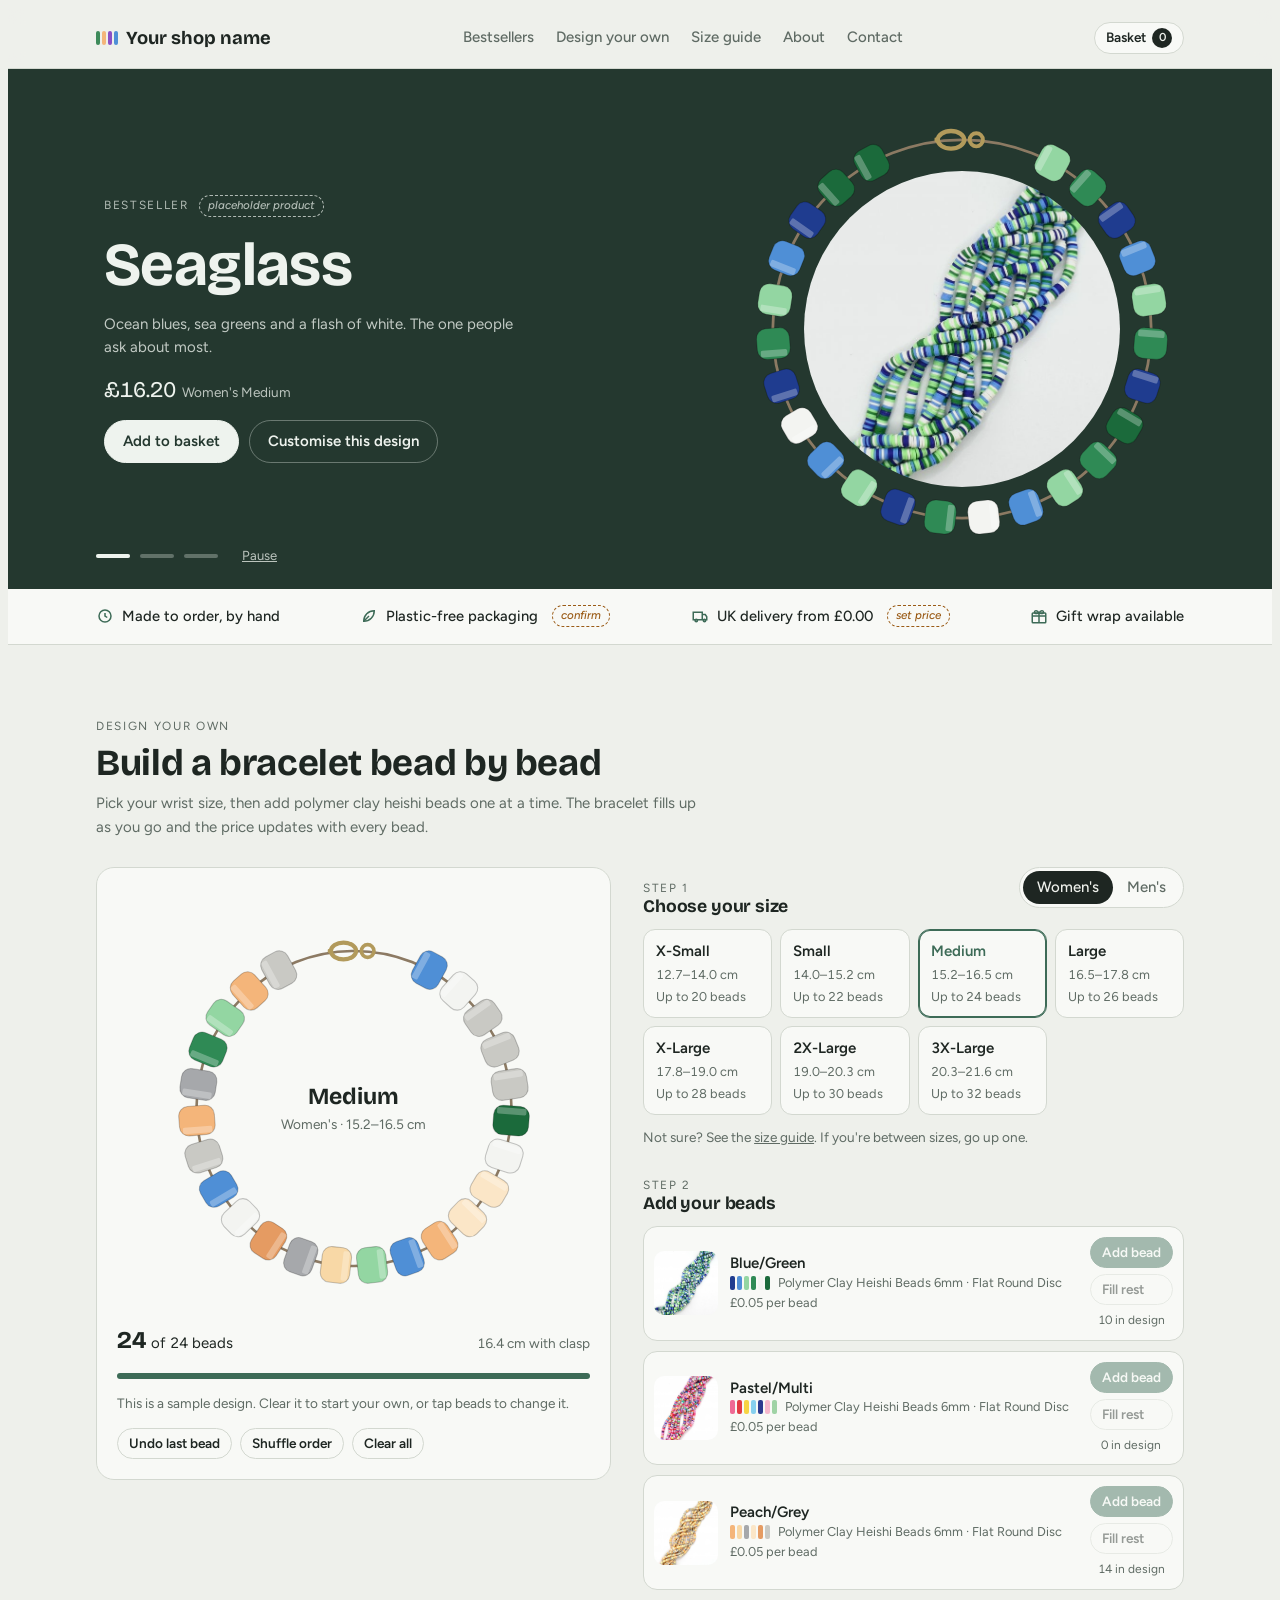
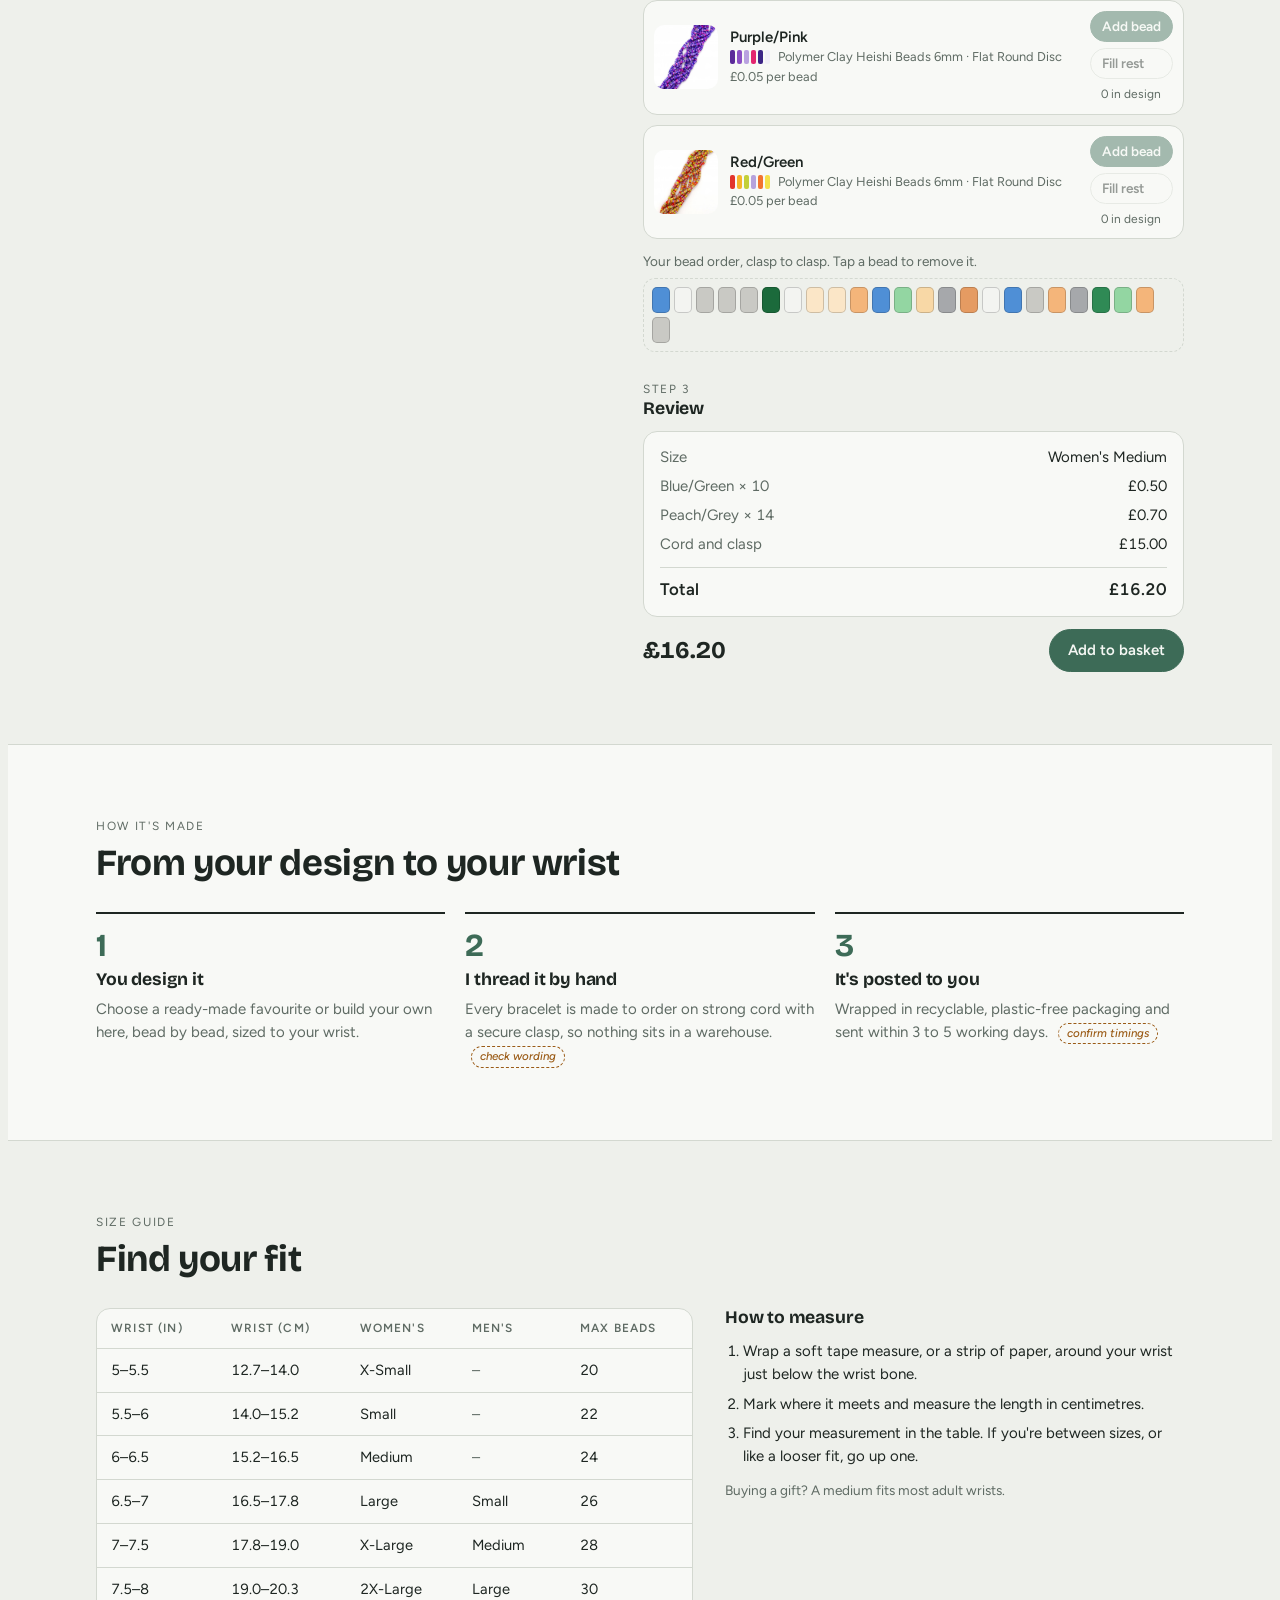
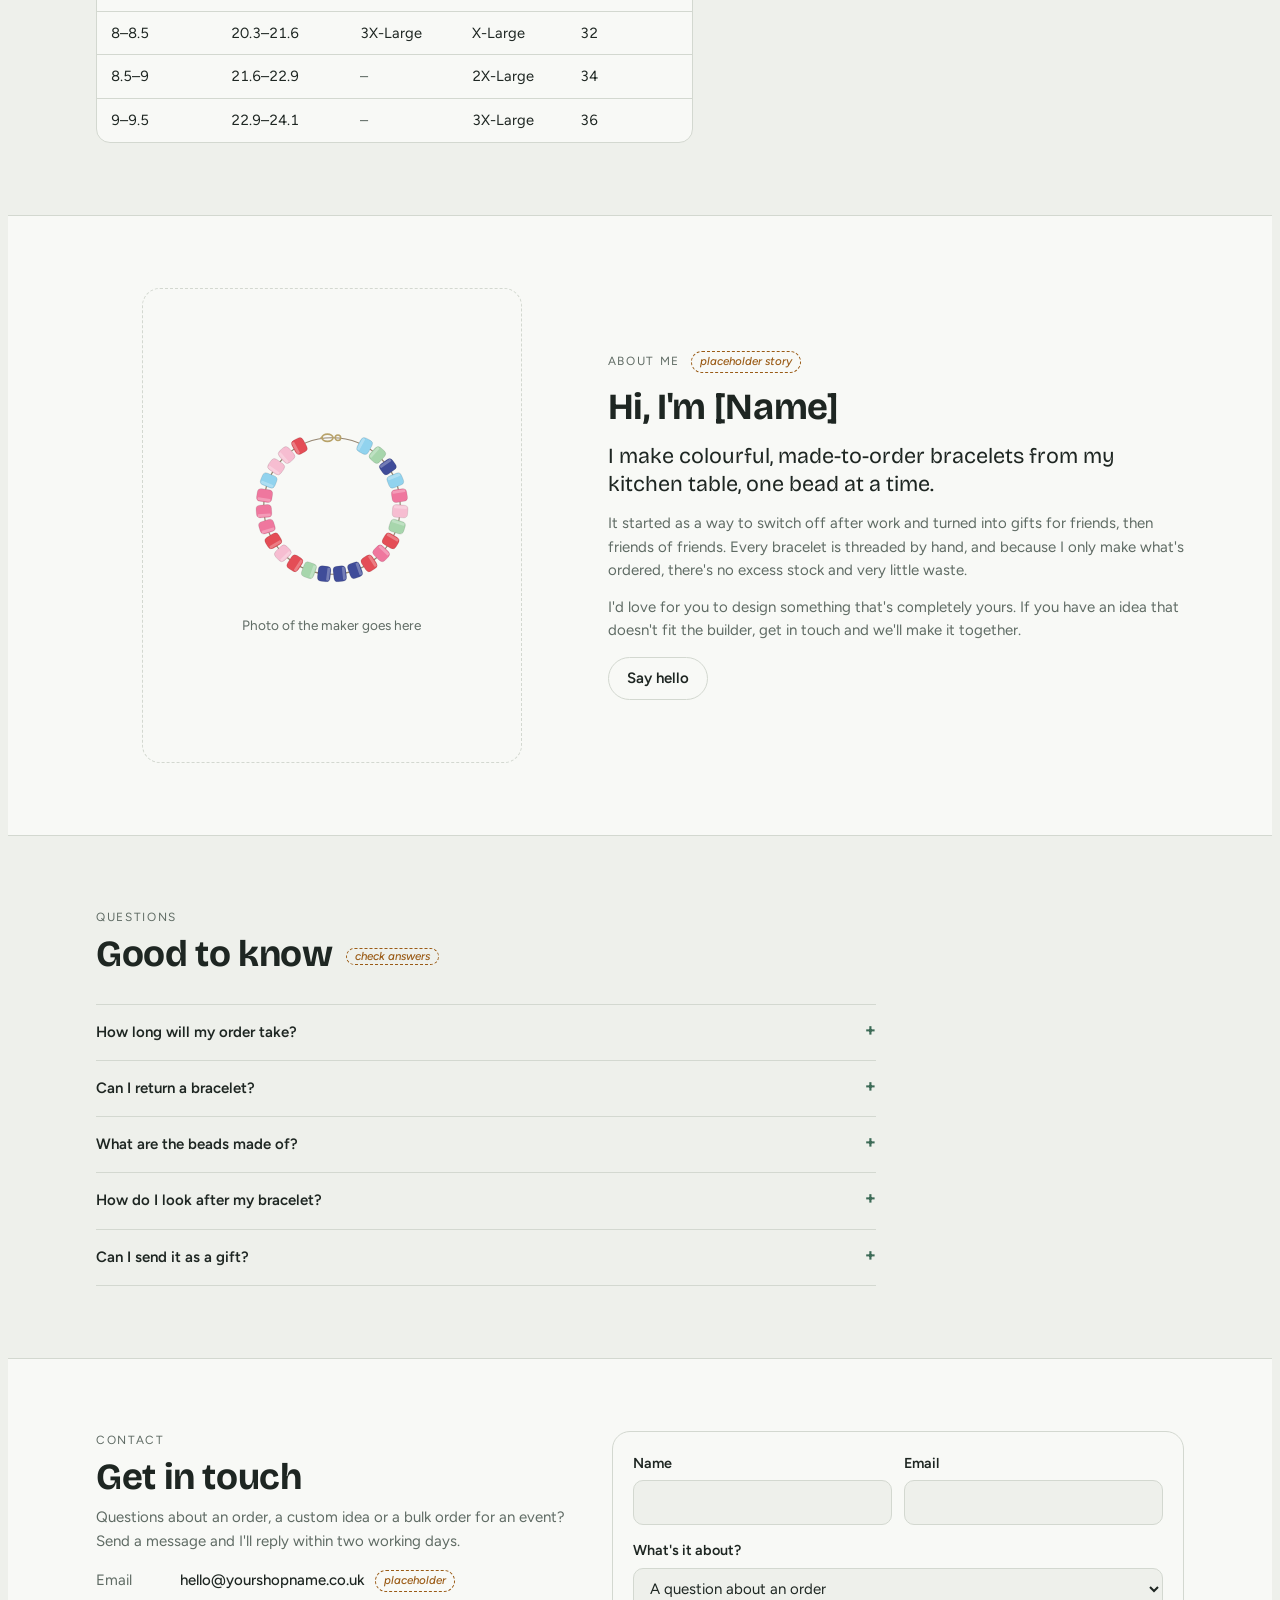
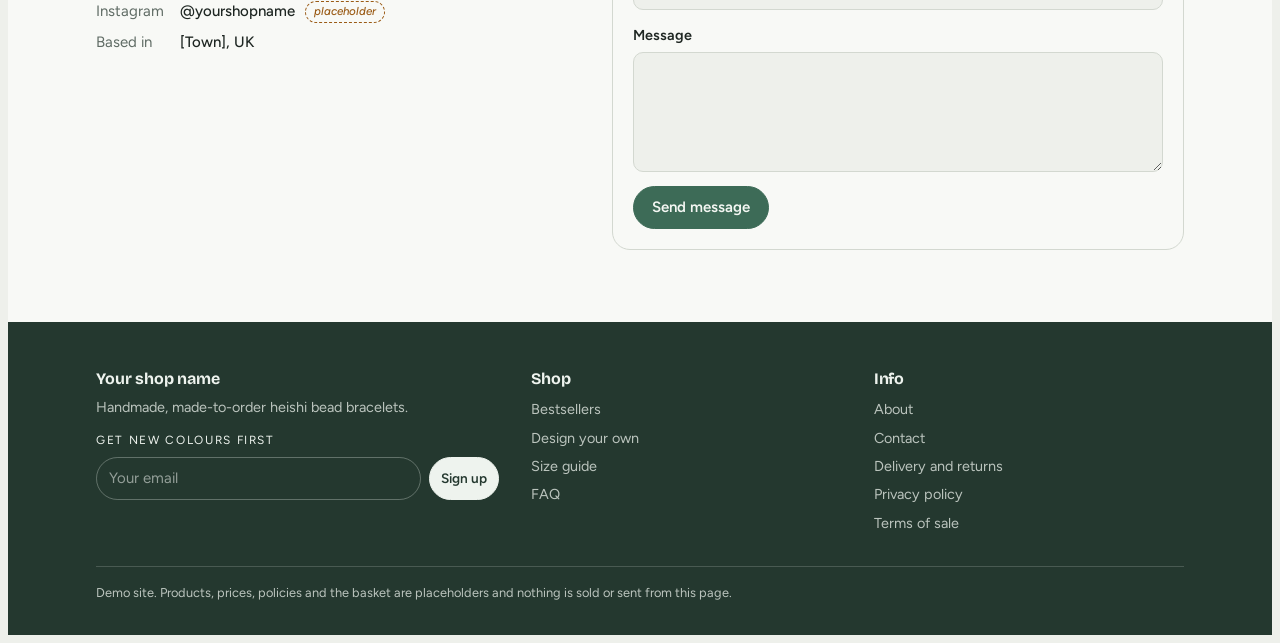
<file: index.html>
<!doctype html>
<html lang="en-GB">
<head>
<meta charset="utf-8">
<meta name="viewport" content="width=device-width, initial-scale=1, viewport-fit=cover">
<title>Bracelet Shop Website</title>
<link rel="preconnect" href="https://fonts.googleapis.com">
<link rel="preconnect" href="https://fonts.gstatic.com" crossorigin>
<link rel="stylesheet" href="https://fonts.googleapis.com/css2?family=Bricolage+Grotesque:opsz,wght@12..96,500;12..96,700&family=Figtree:wght@400;500;600&display=swap">
<link rel="stylesheet" href="css/site.css">

<header class="nav">
  <div class="wrap">
    <a class="brand" href="#top"><span class="brand-dots" aria-hidden="true"><i></i><i></i><i></i><i></i></span>Your shop name</a>
    <nav class="links" aria-label="Main">
      <a href="#bestsellers">Bestsellers</a>
      <a href="#design">Design your own</a>
      <a href="#sizes">Size guide</a>
      <a href="#about">About</a>
      <a href="#contact">Contact</a>
    </nav>
    <button class="btn small" id="basket-btn" type="button" aria-expanded="false">Basket <span class="count" id="basket-count">0</span></button>
  </div>
</header>

<main id="top">
  <section class="hero" id="bestsellers" aria-roledescription="carousel" aria-label="Bestselling bracelets">
    <div class="slides" id="slides"></div>
    <div class="hero-ctrl"><div class="wrap" id="dots"></div></div>
  </section>

  <div class="strip">
    <div class="wrap">
      <span><svg width="18" height="18" viewBox="0 0 24 24" fill="none" stroke="currentColor" stroke-width="2"><circle cx="12" cy="12" r="8"/><path d="M12 8v4l3 2"/></svg>Made to order, by hand</span>
      <span><svg width="18" height="18" viewBox="0 0 24 24" fill="none" stroke="currentColor" stroke-width="2"><path d="M5 19c8 0 14-6 14-14C11 5 5 11 5 19Z"/><path d="M5 19l7-7"/></svg>Plastic-free packaging <em class="ph">confirm</em></span>
      <span><svg width="18" height="18" viewBox="0 0 24 24" fill="none" stroke="currentColor" stroke-width="2"><path d="M3 7h12v10H3zM15 10h4l2 3v4h-6"/><circle cx="7" cy="18" r="1.6"/><circle cx="18" cy="18" r="1.6"/></svg>UK delivery from £0.00 <em class="ph">set price</em></span>
      <span><svg width="18" height="18" viewBox="0 0 24 24" fill="none" stroke="currentColor" stroke-width="2"><rect x="3" y="8" width="18" height="13" rx="1"/><path d="M12 8v13M3 12h18M12 8c-2-4-6-4-6-1s6 1 6 1Zm0 0c2-4 6-4 6-1s-6 1-6 1Z"/></svg>Gift wrap available</span>
    </div>
  </div>

  <section class="block" id="design">
    <div class="wrap">
      <div class="sec-head">
        <div class="eyebrow">Design your own</div>
        <h2>Build a bracelet bead by bead</h2>
        <p class="lede">Pick your wrist size, then add polymer clay heishi beads one at a time. The bracelet fills up as you go and the price updates with every bead.</p>
      </div>
      <div class="bb-grid">
        <div class="bb-preview" aria-label="Bracelet preview">
          <svg class="bb-ring" id="bb-ring" viewBox="0 0 400 400" role="img" aria-label="Preview of your bracelet"></svg>
          <div class="bb-meter"><span><strong id="bb-used">0</strong> <span id="bb-of">of 0 beads</span></span><span id="bb-length" class="note"></span></div>
          <div class="bb-bar" aria-hidden="true"><i id="bb-fill"></i></div>
          <p class="note" id="bb-hint"></p>
          <div class="bb-tools">
            <button class="btn small" id="bb-undo" type="button">Undo last bead</button>
            <button class="btn small" id="bb-shuffle" type="button">Shuffle order</button>
            <button class="btn small ghost" id="bb-clear" type="button">Clear all</button>
          </div>
        </div>
        <div class="bb-steps">
          <div class="bb-step">
            <div class="bb-step-head">
              <div><div class="eyebrow">Step 1</div><h3>Choose your size</h3></div>
              <div class="seg" role="group" aria-label="Size chart">
                <button type="button" id="bb-fit-women" data-fit="women" aria-pressed="true">Women's</button>
                <button type="button" id="bb-fit-men" data-fit="men" aria-pressed="false">Men's</button>
              </div>
            </div>
            <div class="bb-sizes" id="bb-sizes"></div>
            <p class="note">Not sure? See the <a href="#sizes">size guide</a>. If you're between sizes, go up one.</p>
          </div>
          <div class="bb-step">
            <div><div class="eyebrow">Step 2</div><h3>Add your beads</h3></div>
            <div class="bb-products" id="bb-products"></div>
            <div>
              <p class="note seq-label">Your bead order, clasp to clasp. Tap a bead to remove it.</p>
              <div class="bb-seq" id="bb-seq"></div>
            </div>
          </div>
          <div class="bb-step">
            <div><div class="eyebrow">Step 3</div><h3>Review</h3></div>
            <div class="summary" id="bb-summary"></div>
            <div class="bb-buy">
              <strong id="bb-total">£0.00</strong>
              <button class="btn primary" id="bb-add" type="button">Add to basket</button>
            </div>
          </div>
        </div>
      </div>
    </div>
  </section>

  <section class="block alt" id="how">
    <div class="wrap">
      <div class="sec-head">
        <div class="eyebrow">How it's made</div>
        <h2>From your design to your wrist</h2>
      </div>
      <ol class="steps3">
        <li><h3>You design it</h3><p>Choose a ready-made favourite or build your own here, bead by bead, sized to your wrist.</p></li>
        <li><h3>I thread it by hand</h3><p>Every bracelet is made to order on strong cord with a secure clasp, so nothing sits in a warehouse. <em class="ph">check wording</em></p></li>
        <li><h3>It's posted to you</h3><p>Wrapped in recyclable, plastic-free packaging and sent within 3 to 5 working days. <em class="ph">confirm timings</em></p></li>
      </ol>
    </div>
  </section>

  <section class="block" id="sizes">
    <div class="wrap">
      <div class="sec-head">
        <div class="eyebrow">Size guide</div>
        <h2>Find your fit</h2>
      </div>
      <div class="size-wrap">
        <div class="table-scroll">
          <table id="size-table">
            <thead><tr><th>Wrist (in)</th><th>Wrist (cm)</th><th>Women's</th><th>Men's</th><th>Max beads</th></tr></thead>
            <tbody></tbody>
          </table>
        </div>
        <div class="measure">
          <h3>How to measure</h3>
          <ol>
            <li>Wrap a soft tape measure, or a strip of paper, around your wrist just below the wrist bone.</li>
            <li>Mark where it meets and measure the length in centimetres.</li>
            <li>Find your measurement in the table. If you're between sizes, or like a looser fit, go up one.</li>
          </ol>
          <p class="note">Buying a gift? A medium fits most adult wrists.</p>
        </div>
      </div>
    </div>
  </section>

  <section class="block alt" id="about">
    <div class="wrap about">
      <div class="portrait">
        <div>
          <svg viewBox="0 0 200 200" id="portrait-ring" aria-hidden="true"></svg>
          <p class="note portrait-caption">Photo of the maker goes here</p>
        </div>
      </div>
      <div class="about-copy">
        <div class="eyebrow">About me <em class="ph">placeholder story</em></div>
        <h2>Hi, I'm [Name]</h2>
        <p class="big">I make colourful, made-to-order bracelets from my kitchen table, one bead at a time.</p>
        <p>It started as a way to switch off after work and turned into gifts for friends, then friends of friends. Every bracelet is threaded by hand, and because I only make what's ordered, there's no excess stock and very little waste.</p>
        <p>I'd love for you to design something that's completely yours. If you have an idea that doesn't fit the builder, get in touch and we'll make it together.</p>
        <div><a class="btn" href="#contact">Say hello</a></div>
      </div>
    </div>
  </section>

  <section class="block" id="faq">
    <div class="wrap">
      <div class="sec-head">
        <div class="eyebrow">Questions</div>
        <h2>Good to know <em class="ph">check answers</em></h2>
      </div>
      <div class="faq">
        <details><summary>How long will my order take?</summary><p>Each bracelet is made to order, usually within 3 to 5 working days, then sent by Royal Mail. You'll get an email when it's on its way.</p></details>
        <details><summary>Can I return a bracelet?</summary><p>Ready-made bracelets can be returned unworn within 14 days. Custom designs are made just for you, so they can't be returned unless they arrive faulty, but I'm happy to resize one if the fit isn't right.</p></details>
        <details><summary>What are the beads made of?</summary><p>The beads are 6 mm polymer clay heishi discs, threaded on strong cord with a metal clasp. They're light, colourful and comfortable to wear every day.</p></details>
        <details><summary>How do I look after my bracelet?</summary><p>Take it off before swimming, showering or exercising, and keep it away from perfume and lotions. Store it flat so the cord keeps its shape.</p></details>
        <details><summary>Can I send it as a gift?</summary><p>Yes. Choose gift wrap at checkout and add a note, and I'll leave the price off the packing slip.</p></details>
      </div>
    </div>
  </section>

  <section class="block alt alt-top" id="contact">
    <div class="wrap contact">
      <div class="contact-info">
        <div class="sec-head flush">
          <div class="eyebrow">Contact</div>
          <h2>Get in touch</h2>
          <p class="lede">Questions about an order, a custom idea or a bulk order for an event? Send a message and I'll reply within two working days.</p>
        </div>
        <dl>
          <dt>Email</dt><dd>hello@yourshopname.co.uk <em class="ph">placeholder</em></dd>
          <dt>Instagram</dt><dd>@yourshopname <em class="ph">placeholder</em></dd>
          <dt>Based in</dt><dd>[Town], UK</dd>
        </dl>
      </div>
      <form class="card" id="contact-form" novalidate>
        <div class="two">
          <div class="field"><label for="c-name">Name</label><input id="c-name" name="name" autocomplete="name" required></div>
          <div class="field"><label for="c-email">Email</label><input id="c-email" name="email" type="email" autocomplete="email" required></div>
        </div>
        <div class="field"><label for="c-topic">What's it about?</label>
          <select id="c-topic" name="topic"><option>A question about an order</option><option>A custom design idea</option><option>Bulk or event orders</option><option>Something else</option></select></div>
        <div class="field"><label for="c-msg">Message</label><textarea id="c-msg" name="message" required></textarea></div>
        <div class="form-actions">
          <button class="btn primary" type="submit">Send message</button>
          <span class="form-msg" id="form-msg" role="status"></span>
        </div>
      </form>
    </div>
  </section>
</main>

<footer>
  <div class="wrap">
    <div>
      <h3>Your shop name</h3>
      <p class="footer-tagline">Handmade, made-to-order heishi bead bracelets.</p>
      <form class="news" id="news-form" novalidate>
        <label for="news-email" class="eyebrow news-label">Get new colours first</label>
        <input id="news-email" type="email" placeholder="Your email" autocomplete="email">
        <button class="btn small" type="submit">Sign up</button>
      </form>
      <p class="note news-msg" id="news-msg" role="status"></p>
    </div>
    <div><h3>Shop</h3><ul><li><a href="#bestsellers">Bestsellers</a></li><li><a href="#design">Design your own</a></li><li><a href="#sizes">Size guide</a></li><li><a href="#faq">FAQ</a></li></ul></div>
    <div><h3>Info</h3><ul><li><a href="#about">About</a></li><li><a href="#contact">Contact</a></li><li><a href="#faq">Delivery and returns</a></li><li><a href="#faq">Privacy policy</a></li><li><a href="#faq">Terms of sale</a></li></ul></div>
    <p class="fine">Demo site. Products, prices, policies and the basket are placeholders and nothing is sold or sent from this page.</p>
  </div>
</footer>

<div class="drawer" id="drawer" hidden></div>
<div class="toast" id="toast" role="status" hidden></div>

<script>
(function(){
  /* ---------- Shop data. In Shopify these come from products, a size metafield and theme settings. ---------- */
  const CONFIG = {
    currency:"GBP", beadLengthCm:0.6, claspAllowanceCm:2,
    basePrice:15, // cord + clasp
    productTitle:"Polymer Clay Heishi Beads 6mm · Flat Round Disc",
    products:[
      { id:"blue-green",   name:"Blue/Green",   img:"img/blue-green.jpg",   price:0.05, colours:["#1f3c8f","#4f8fd6","#93d6a2","#2f8a55","#f3f4f1","#1b6a3b"] },
      { id:"pastel-multi", name:"Pastel/Multi", img:"img/pastel-multi.jpg", price:0.05, colours:["#ef6a95","#e23b45","#f7d443","#86cfee","#2c3a8f","#f6b7cd","#9fd3a5"] },
      { id:"peach-grey",   name:"Peach/Grey",   img:"img/peach-grey.jpg",   price:0.05, colours:["#f4b57a","#f8d8a6","#a6a8ab","#fbe6c7","#e59b62","#c9c9c4"] },
      { id:"purple-pink",  name:"Purple/Pink",  img:"img/purple-pink.jpg",  price:0.05, colours:["#5b2a9a","#8b4fc4","#b9a1e0","#e3256f","#3b2386","#f1eef8"] },
      { id:"red-green",    name:"Red/Green",    img:"img/red-green.jpg",    price:0.05, colours:["#e2342c","#f6b52a","#c3cf38","#b6a2dc","#f2732f","#f5e04a"] }
    ],
    sizes:[
      { inch:"5–5.5", cm:[12.7,14.0], women:"X-Small" },
      { inch:"5.5–6", cm:[14.0,15.2], women:"Small" },
      { inch:"6–6.5", cm:[15.2,16.5], women:"Medium" },
      { inch:"6.5–7", cm:[16.5,17.8], women:"Large",    men:"Small" },
      { inch:"7–7.5", cm:[17.8,19.0], women:"X-Large",  men:"Medium" },
      { inch:"7.5–8", cm:[19.0,20.3], women:"2X-Large", men:"Large" },
      { inch:"8–8.5", cm:[20.3,21.6], women:"3X-Large", men:"X-Large" },
      { inch:"8.5–9", cm:[21.6,22.9],                   men:"2X-Large" },
      { inch:"9–9.5", cm:[22.9,24.1],                   men:"3X-Large" }
    ],
    // Three bestsellers for the banner. Placeholder names and designs: swap for her real top sellers.
    bestsellers:[
      { name:"Seaglass", tag:"Bestseller", pattern:["blue-green"], img:"img/blue-green.jpg",
        desc:"Ocean blues, sea greens and a flash of white. The one people ask about most." },
      { name:"Peach Haze", tag:"Customer favourite", pattern:["peach-grey","peach-grey","peach-grey","blue-green"], img:"img/peach-grey.jpg",
        desc:"Soft peach and warm grey with a cool blue accent. Easy to wear with everything." },
      { name:"Berry Bloom", tag:"New this season", pattern:["purple-pink","purple-pink","pastel-multi"], img:"img/purple-pink.jpg",
        desc:"Deep violet and hot pink, lifted with a few bright pastels." }
    ]
  };
  const maxBeads = s => Math.floor((s.cm[1]-CONFIG.claspAllowanceCm)/CONFIG.beadLengthCm + 1e-9);
  const byId = Object.fromEntries(CONFIG.products.map(p=>[p.id,p]));
  const money = n => new Intl.NumberFormat("en-GB",{style:"currency",currency:CONFIG.currency}).format(n);
  const $ = id => document.getElementById(id);
  const MEDIUM = 2;

  let seed = 7;
  function rnd(){ seed=(seed*9301+49297)%233280; return seed/233280; }
  const newBead = pid => ({ pid, shade: Math.floor(rnd()*byId[pid].colours.length) });
  const priceOf = beads => CONFIG.basePrice + beads.reduce((t,b)=>t+byId[b.pid].price,0);
  function fromPattern(pattern, n){ const out=[]; for(let i=0;i<n;i++) out.push(newBead(pattern[i%pattern.length])); return out; }

  /* ---------- Shared ring drawing (builder, banner, about) ---------- */
  function ringSVG(beads, slots, opts={}){
    const cx=200, cy=opts.cy||200, R=opts.R||150;
    const totalLen=slots*CONFIG.beadLengthCm+CONFIG.claspAllowanceCm;
    const claspArc=CONFIG.claspAllowanceCm/totalLen*2*Math.PI;
    const step=(2*Math.PI-claspArc)/slots, start=-Math.PI/2+claspArc/2+step/2;
    const beadW=Math.min(R*step*0.86,28), beadH=opts.beadH||34;
    let out=`<circle cx="${cx}" cy="${cy}" r="${R}" fill="none" stroke="${opts.cord||"var(--cord)"}" stroke-width="2.5"/>`;
    for(let i=0;i<slots;i++){
      const a=start+i*step, x=cx+R*Math.cos(a), y=cy+R*Math.sin(a), deg=a*180/Math.PI+90, b=beads[i];
      if(b){
        out+=`<g transform="translate(${x.toFixed(1)} ${y.toFixed(1)}) rotate(${deg.toFixed(1)})"><rect x="${-beadW/2}" y="${-beadH/2}" width="${beadW}" height="${beadH}" rx="${beadW*0.32}" fill="${byId[b.pid].colours[b.shade]}" stroke="rgba(0,0,0,.22)"/><rect x="${-beadW/2+2}" y="${-beadH/2+3}" width="${Math.max(beadW*0.22,2)}" height="${beadH-6}" rx="1.5" fill="rgba(255,255,255,.28)"/></g>`;
      } else if(!opts.noSlots){
        out+=`<circle cx="${x.toFixed(1)}" cy="${y.toFixed(1)}" r="4" fill="var(--slot)"/>`;
      }
    }
    out+=`<g transform="translate(${cx} ${cy-R})"><ellipse cx="-10" cy="0" rx="12" ry="8" fill="none" stroke="var(--clasp)" stroke-width="4"/><circle cx="13" cy="0" r="6" fill="none" stroke="var(--clasp)" stroke-width="3.5"/><rect x="-25" y="-2" width="5" height="4" rx="1" fill="var(--clasp)"/></g>`;
    return out;
  }

  /* ---------- Basket (mocked) ---------- */
  const basket=[];
  function addToBasket(item){ basket.push(item); $("basket-count").textContent=basket.length; if(!$("drawer").hidden) renderDrawer(); toast(`Added ${item.title} to your basket`); }
  function thumb(beads){
    const cv=document.createElement("canvas"); cv.width=44; cv.height=44;
    const g=cv.getContext("2d"), n=Math.max(beads.length,1);
    beads.forEach((b,i)=>{ const a=-Math.PI/2+(i+.5)/n*Math.PI*2*0.92+0.25; g.fillStyle=byId[b.pid].colours[b.shade]; g.beginPath(); g.arc(22+16*Math.cos(a),22+16*Math.sin(a),3.2,0,7); g.fill(); });
    return cv;
  }
  function renderDrawer(){
    const d=$("drawer"); d.innerHTML="";
    const h=document.createElement("h3"); h.textContent="Your basket"; d.appendChild(h);
    if(!basket.length){ const p=document.createElement("p"); p.className="note"; p.textContent="Your basket is empty."; d.appendChild(p); return; }
    let sum=0;
    basket.forEach((item,i)=>{
      sum+=item.price;
      const line=document.createElement("div"); line.className="line";
      line.appendChild(thumb(item.beads));
      const t=document.createElement("div"); t.innerHTML=`<b>${item.title}</b>${item.detail}`; line.appendChild(t);
      const right=document.createElement("div"); right.className="line-side";
      right.innerHTML=`<div class="line-price">${money(item.price)}</div>`;
      const rm=document.createElement("button"); rm.type="button"; rm.className="btn small ghost"; rm.textContent="Remove";
      rm.onclick=()=>{ basket.splice(i,1); $("basket-count").textContent=basket.length; renderDrawer(); };
      right.appendChild(rm); line.appendChild(right); d.appendChild(line);
    });
    const foot=document.createElement("div"); foot.className="row total"; foot.innerHTML=`<span>Subtotal</span><span>${money(sum)}</span>`; d.appendChild(foot);
    const co=document.createElement("button"); co.type="button"; co.className="btn primary"; co.textContent="Checkout";
    co.onclick=()=>toast("Checkout is where Shopify takes over. It isn't connected in this demo."); d.appendChild(co);
  }
  $("basket-btn").onclick=()=>{ const d=$("drawer"); d.hidden=!d.hidden; $("basket-btn").setAttribute("aria-expanded",String(!d.hidden)); if(!d.hidden) renderDrawer(); };
  document.addEventListener("click",e=>{ const d=$("drawer"); if(!d.hidden && !d.contains(e.target) && !$("basket-btn").contains(e.target) && e.target.isConnected){ d.hidden=true; $("basket-btn").setAttribute("aria-expanded","false"); } });

  let tt; function toast(msg){ const t=$("toast"); t.textContent=msg; t.hidden=false; clearTimeout(tt); tt=setTimeout(()=>t.hidden=true,2600); }

  /* ---------- Hero banner ---------- */
  const mSize=CONFIG.sizes[MEDIUM], mMax=maxBeads(mSize);
  const sellers=CONFIG.bestsellers.map(b=>({...b, beads:fromPattern(b.pattern,mMax)}));
  const slidesEl=$("slides"), dotsEl=$("dots");
  sellers.forEach((s,i)=>{
    const price=priceOf(s.beads);
    const el=document.createElement("div"); el.className="slide"+(i===0?" on":""); el.setAttribute("role","group"); el.setAttribute("aria-roledescription","slide"); el.setAttribute("aria-label",`${i+1} of ${sellers.length}: ${s.name}`);
    el.innerHTML=`
      <div class="slide-copy">
        <div class="eyebrow">${s.tag} <em class="ph ph-inherit">placeholder product</em></div>
        <h1>${s.name}</h1>
        <p class="desc">${s.desc}</p>
        <div class="slide-buy">
          <span class="slide-price">${money(price)} <span class="slide-size">Women's Medium</span></span>
          <div class="slide-cta">
            <button class="btn primary" type="button" data-buy="${i}">Add to basket</button>
            <button class="btn" type="button" data-custom="${i}">Customise this design</button>
          </div>
        </div>
      </div>
      <div class="slide-art"><img src="${s.img}" alt=""><svg viewBox="0 0 400 400" aria-hidden="true">${ringSVG(s.beads,mMax,{R:172,beadH:30,noSlots:true})}</svg></div>`;
    slidesEl.appendChild(el);
    const dot=document.createElement("button"); dot.type="button"; dot.className="dot"+(i===0?" on":""); dot.setAttribute("aria-label",`Show ${s.name}`);
    dot.onclick=()=>{ go(i); restart(); };
    dotsEl.appendChild(dot);
  });
  const pauseBtn=document.createElement("button"); pauseBtn.type="button"; pauseBtn.className="pause"; pauseBtn.textContent="Pause";
  dotsEl.appendChild(pauseBtn);
  let cur=0, timer=null, paused=false;
  const reduce=window.matchMedia("(prefers-reduced-motion: reduce)").matches;
  function go(i){
    cur=(i+sellers.length)%sellers.length;
    slidesEl.querySelectorAll(".slide").forEach((s,j)=>s.classList.toggle("on",j===cur));
    dotsEl.querySelectorAll(".dot").forEach((d,j)=>{ d.classList.remove("on"); void d.offsetWidth; d.classList.toggle("on",j===cur); });
  }
  function restart(){ clearInterval(timer); if(!paused) timer=setInterval(()=>go(cur+1),6000); }
  function setPaused(p){ paused=p; $("bestsellers").classList.toggle("paused",p); pauseBtn.textContent=p?"Play":"Pause"; restart(); }
  pauseBtn.onclick=()=>setPaused(!paused);
  if(reduce) setPaused(true); else restart();
  const hero=$("bestsellers");
  hero.addEventListener("mouseenter",()=>{ if(!paused){ clearInterval(timer); hero.classList.add("paused"); } });
  hero.addEventListener("mouseleave",()=>{ if(!paused){ hero.classList.remove("paused"); go(cur); restart(); } });
  slidesEl.addEventListener("click",e=>{
    const b=e.target.closest("[data-buy]"), c=e.target.closest("[data-custom]");
    if(b){ const s=sellers[+b.dataset.buy]; addToBasket({ title:s.name, detail:`Women's ${mSize.women} · ${s.beads.length} beads`, beads:s.beads, price:priceOf(s.beads) }); }
    if(c){ const s=sellers[+c.dataset.custom]; state.fit="women"; state.sizeIdx=MEDIUM; state.beads=s.beads.map(b=>({...b})); state.label=s.name; render(); $("design").scrollIntoView({behavior:reduce?"auto":"smooth"}); }
  });

  /* ---------- Builder ---------- */
  const state={ fit:"women", sizeIdx:MEDIUM, beads:fromPattern(["blue-green","blue-green","peach-grey","peach-grey","peach-grey"],mMax), label:"sample" };
  const size=()=>CONFIG.sizes[state.sizeIdx], cap=()=>maxBeads(size());
  const fitName=()=>state.fit==="women"?"Women's":"Men's";
  const touched=()=>{ state.label=null; };

  function renderSizes(){
    document.querySelectorAll(".seg button").forEach(b=>b.setAttribute("aria-pressed",String(b.dataset.fit===state.fit)));
    const wrap=$("bb-sizes"); wrap.innerHTML="";
    CONFIG.sizes.forEach((s,i)=>{
      const label=s[state.fit]; if(!label) return;
      const b=document.createElement("button"); b.type="button"; b.className="bb-size"; b.id="bb-size-"+i;
      b.setAttribute("aria-pressed",String(i===state.sizeIdx));
      b.innerHTML=`<b>${label}</b><span>${s.cm[0].toFixed(1)}–${s.cm[1].toFixed(1)} cm</span><span>Up to ${maxBeads(s)} beads</span>`;
      b.onclick=()=>pickSize(i); wrap.appendChild(b);
    });
  }
  function pickSize(i){
    state.sizeIdx=i; const c=cap();
    if(state.beads.length>c){ const cut=state.beads.length-c; state.beads.length=c; toast(`Removed ${cut} bead${cut>1?"s":""} from the end to fit this size`); }
    render();
  }
  function setFit(fit){
    state.fit=fit;
    if(!size()[fit]){ const opts=CONFIG.sizes.map((s,i)=>s[fit]?i:-1).filter(i=>i>=0); pickSize(opts.reduce((a,b)=>Math.abs(b-state.sizeIdx)<Math.abs(a-state.sizeIdx)?b:a)); return; }
    render();
  }
  $("bb-fit-women").onclick=()=>setFit("women");
  $("bb-fit-men").onclick=()=>setFit("men");

  function renderProducts(){
    const wrap=$("bb-products"); wrap.innerHTML=""; const full=state.beads.length>=cap();
    CONFIG.products.forEach(p=>{
      const n=state.beads.filter(b=>b.pid===p.id).length;
      const row=document.createElement("div"); row.className="bb-prod";
      row.innerHTML=`<img src="${p.img}" alt="${p.name} heishi bead strands" width="64" height="64">
        <div class="bb-prod-info"><div class="bb-prod-name">${p.name}</div>
          <div class="bb-prod-meta"><span class="swatches">${p.colours.map(c=>`<i style="background:${c}"></i>`).join("")}</span><span>${CONFIG.productTitle}</span></div>
          <div class="bb-prod-meta"><span>${money(p.price)} per bead</span></div></div>
        <div class="bb-prod-actions">
          <button type="button" class="btn small primary" id="bb-add-${p.id}" ${full?"disabled":""}>Add bead</button>
          <button type="button" class="btn small" id="bb-fillwith-${p.id}" ${full?"disabled":""}>Fill rest</button>
          <div class="bb-count">${n} in design</div></div>`;
      row.querySelector("#bb-add-"+p.id).onclick=()=>{ if(state.beads.length>=cap()) return; state.beads.push(newBead(p.id)); touched(); render(); };
      row.querySelector("#bb-fillwith-"+p.id).onclick=()=>{ while(state.beads.length<cap()) state.beads.push(newBead(p.id)); touched(); render(); };
      wrap.appendChild(row);
    });
  }
  function renderSeq(){
    const wrap=$("bb-seq"); wrap.innerHTML="";
    if(!state.beads.length){ wrap.innerHTML='<span class="note seq-empty">No beads yet. Add some from the list above.</span>'; return; }
    state.beads.forEach((b,i)=>{
      const p=byId[b.pid], btn=document.createElement("button"); btn.type="button"; btn.style.background=p.colours[b.shade];
      btn.title=`Bead ${i+1}: ${p.name}. Tap to remove.`; btn.setAttribute("aria-label",btn.title);
      btn.onclick=()=>{ state.beads.splice(i,1); touched(); render(); };
      wrap.appendChild(btn);
    });
  }
  function renderRing(){
    const s=size();
    $("bb-ring").innerHTML=ringSVG(state.beads,cap(),{cy:210})+
      `<text x="200" y="206" text-anchor="middle" font-family="var(--font-display)" font-size="22" font-weight="700" fill="var(--ink)">${s[state.fit]}</text>
       <text x="200" y="230" text-anchor="middle" font-family="var(--font-body)" font-size="13" fill="var(--muted)">${fitName()} · ${s.cm[0].toFixed(1)}–${s.cm[1].toFixed(1)} cm</text>`;
  }
  function renderSummary(){
    const s=size(), n=state.beads.length, c=cap(), counts={};
    state.beads.forEach(b=>counts[b.pid]=(counts[b.pid]||0)+1);
    let rows=`<div class="row"><span>Size</span><span>${fitName()} ${s[state.fit]}</span></div>`;
    CONFIG.products.forEach(p=>{ if(counts[p.id]) rows+=`<div class="row"><span>${p.name} × ${counts[p.id]}</span><span>${money(counts[p.id]*p.price)}</span></div>`; });
    rows+=`<div class="row"><span>Cord and clasp</span><span>${money(CONFIG.basePrice)}</span></div>`;
    rows+=`<div class="row total"><span>Total</span><span>${money(priceOf(state.beads))}</span></div>`;
    $("bb-summary").innerHTML=rows;
    $("bb-used").textContent=n; $("bb-of").textContent=`of ${c} beads`;
    $("bb-length").textContent=`${(n*CONFIG.beadLengthCm+CONFIG.claspAllowanceCm).toFixed(1)} cm with clasp`;
    $("bb-fill").style.width=(c?n/c*100:0)+"%";
    const hint=$("bb-hint"); hint.className="note";
    if(state.label==="sample") hint.textContent="This is a sample design. Clear it to start your own, or tap beads to change it.";
    else if(state.label) hint.textContent=`Started from ${state.label}. Add, remove or shuffle beads to make it yours.`;
    else if(!n) hint.textContent="Add beads from Step 2 to see them on the bracelet.";
    else if(n<c){ hint.textContent=`${c-n} space${c-n>1?"s":""} left. A full bracelet sits best on the wrist.`; hint.classList.add("warn"); }
    else hint.textContent="Your bracelet is full.";
    $("bb-total").textContent=money(priceOf(state.beads));
    $("bb-add").disabled=!n; $("bb-undo").disabled=!n; $("bb-shuffle").disabled=n<2; $("bb-clear").disabled=!n;
  }
  $("bb-add").onclick=()=>{
    if(!state.beads.length) return; const s=size(), counts={};
    state.beads.forEach(b=>counts[byId[b.pid].name]=(counts[byId[b.pid].name]||0)+1);
    addToBasket({ title:"Custom bracelet", detail:`${fitName()} ${s[state.fit]} · ${state.beads.length} beads<br>${Object.entries(counts).map(([k,v])=>`${k} ×${v}`).join(", ")}`, beads:state.beads.slice(), price:priceOf(state.beads) });
  };
  $("bb-undo").onclick=()=>{ state.beads.pop(); touched(); render(); };
  $("bb-clear").onclick=()=>{ state.beads=[]; touched(); render(); };
  $("bb-shuffle").onclick=()=>{ for(let i=state.beads.length-1;i>0;i--){ const j=Math.floor(Math.random()*(i+1)); [state.beads[i],state.beads[j]]=[state.beads[j],state.beads[i]]; } touched(); render(); };
  function render(){ renderSizes(); renderProducts(); renderSeq(); renderRing(); renderSummary(); }
  render();

  /* ---------- Size table ---------- */
  $("size-table").querySelector("tbody").innerHTML=CONFIG.sizes.map(s=>`<tr><td>${s.inch}</td><td>${s.cm[0].toFixed(1)}–${s.cm[1].toFixed(1)}</td><td class="${s.women?"":"none"}">${s.women||"–"}</td><td class="${s.men?"":"none"}">${s.men||"–"}</td><td>${maxBeads(s)}</td></tr>`).join("");

  /* ---------- About portrait placeholder ---------- */
  $("portrait-ring").innerHTML=`<g transform="scale(.5)">${ringSVG(fromPattern(["pastel-multi"],mMax),mMax,{noSlots:true})}</g>`;

  /* ---------- Forms (demo only) ---------- */
  $("contact-form").addEventListener("submit",e=>{
    e.preventDefault(); const f=e.target, msg=$("form-msg");
    if(!f.name.value.trim()||!f.email.value.includes("@")||!f.message.value.trim()){ msg.classList.add("error"); msg.textContent="Please add your name, a valid email and a message."; return; }
    msg.classList.remove("error"); msg.textContent="Thanks! In this demo nothing is sent. On Shopify this form emails the shop."; f.reset();
  });
  $("news-form").addEventListener("submit",e=>{
    e.preventDefault(); const v=$("news-email").value;
    $("news-msg").textContent=v.includes("@")?"You're on the list (demo only, nothing was saved).":"Please enter a valid email address.";
  });
})();
</script>

</html>
</file>
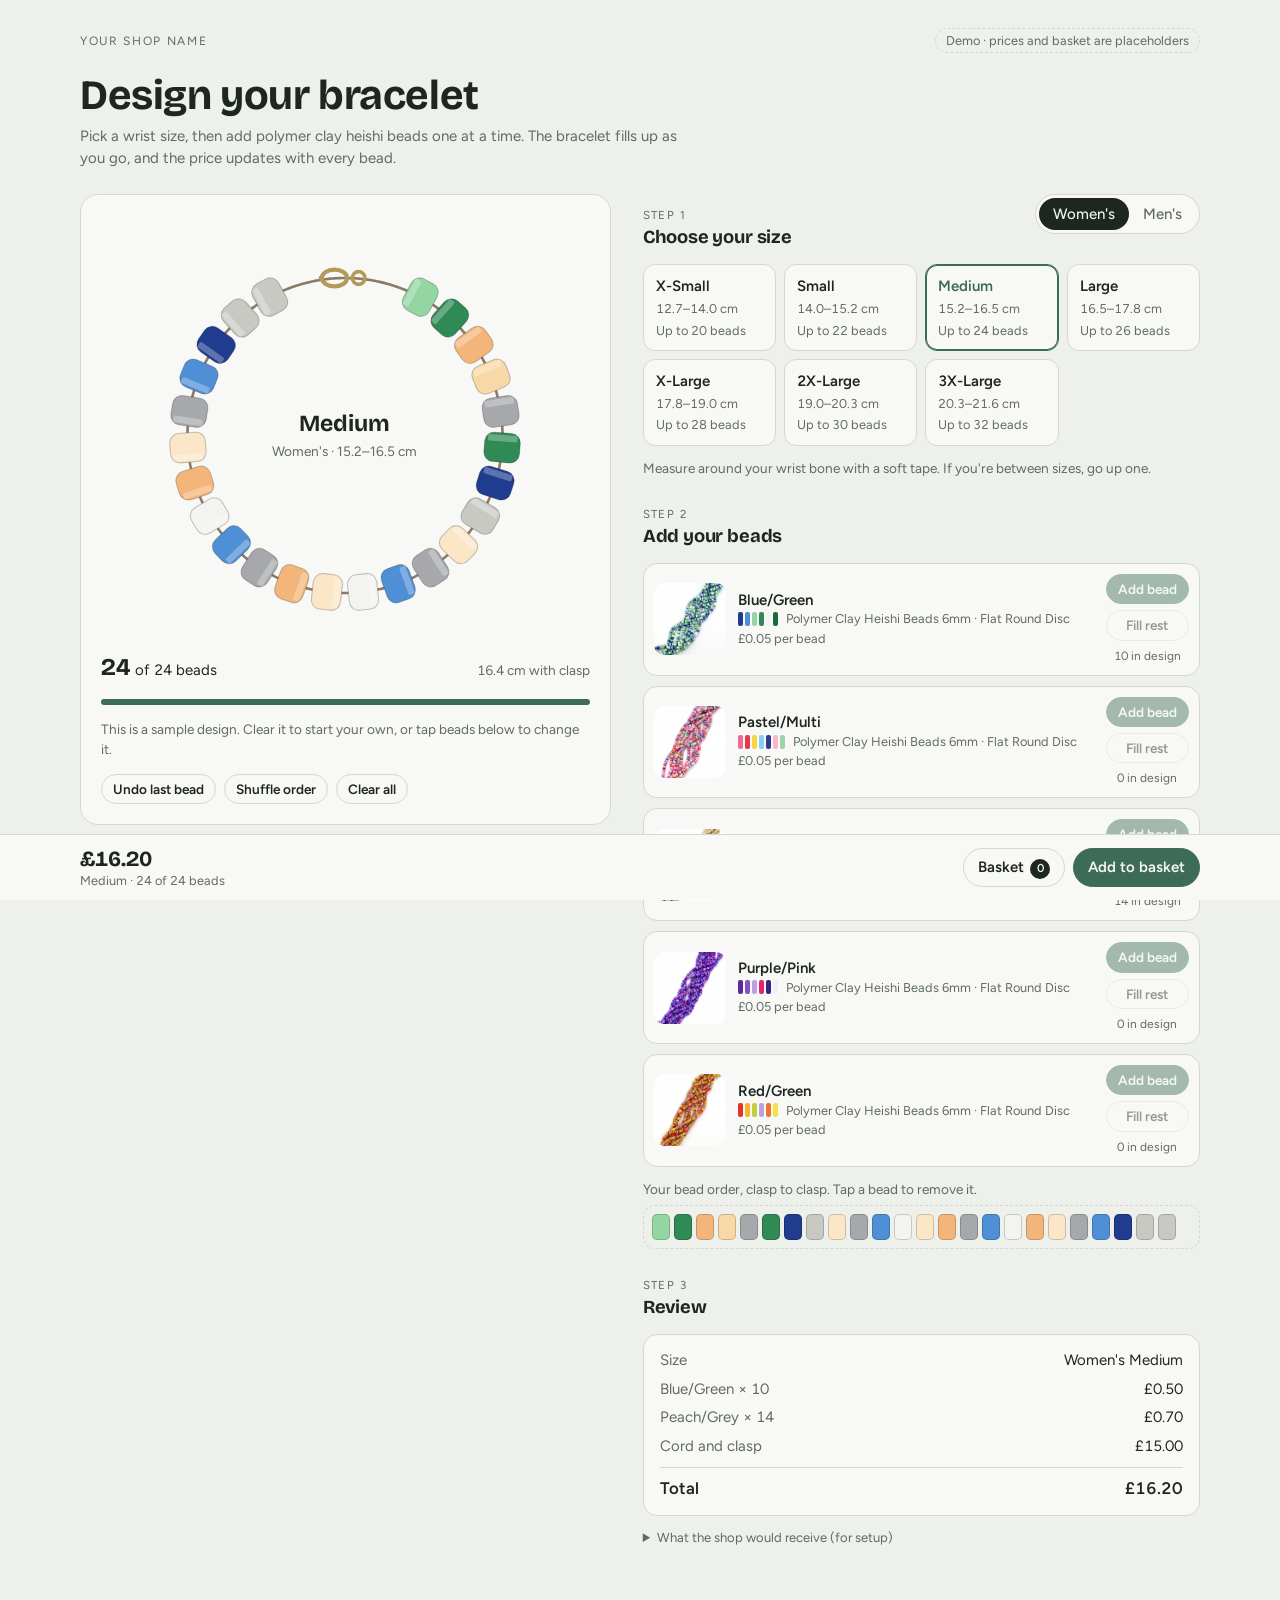
<file: configurator.html>
<!doctype html>
<html lang="en-GB">
<head>
<meta charset="utf-8">
<meta name="viewport" content="width=device-width, initial-scale=1, viewport-fit=cover">
<title>Bracelet Builder Demo</title>
<link rel="preconnect" href="https://fonts.googleapis.com">
<link rel="preconnect" href="https://fonts.gstatic.com" crossorigin>
<link rel="stylesheet" href="https://fonts.googleapis.com/css2?family=Bricolage+Grotesque:opsz,wght@12..96,500;12..96,700&family=Figtree:wght@400;500;600&display=swap">
<link rel="stylesheet" href="css/configurator.css">

<div id="bead-builder">
  <div class="bb-top">
    <div class="bb-brand">Your shop name</div>
    <div class="bb-demo">Demo · prices and basket are placeholders</div>
  </div>
  <h1>Design your bracelet</h1>
  <p class="bb-lede">Pick a wrist size, then add polymer clay heishi beads one at a time. The bracelet fills up as you go, and the price updates with every bead.</p>

  <div class="bb-grid">
    <section class="bb-preview" aria-label="Bracelet preview">
      <svg class="bb-ring" id="bb-ring" viewBox="0 0 400 400" role="img" aria-label="Preview of your bracelet"></svg>
      <div class="bb-meter"><span><strong id="bb-used">0</strong> <span id="bb-of">of 0 beads</span></span><span id="bb-length" class="bb-note"></span></div>
      <div class="bb-bar" aria-hidden="true"><i id="bb-fill"></i></div>
      <p class="bb-note" id="bb-hint"></p>
      <div class="bb-tools">
        <button class="bb-btn small" id="bb-undo" type="button">Undo last bead</button>
        <button class="bb-btn small" id="bb-shuffle" type="button">Shuffle order</button>
        <button class="bb-btn small ghost" id="bb-clear" type="button">Clear all</button>
      </div>
    </section>

    <div class="bb-steps">
      <section class="bb-step" aria-labelledby="bb-s1">
        <div class="bb-step-head">
          <div><div class="bb-step-num">Step 1</div><h2 id="bb-s1">Choose your size</h2></div>
          <div class="bb-seg" role="group" aria-label="Size chart">
            <button type="button" id="bb-fit-women" data-fit="women" aria-pressed="true">Women's</button>
            <button type="button" id="bb-fit-men" data-fit="men" aria-pressed="false">Men's</button>
          </div>
        </div>
        <div class="bb-sizes" id="bb-sizes"></div>
        <p class="bb-note">Measure around your wrist bone with a soft tape. If you're between sizes, go up one.</p>
      </section>

      <section class="bb-step" aria-labelledby="bb-s2">
        <div class="bb-step-head">
          <div><div class="bb-step-num">Step 2</div><h2 id="bb-s2">Add your beads</h2></div>
        </div>
        <div class="bb-products" id="bb-products"></div>
        <div>
          <p class="bb-note bb-seq-label">Your bead order, clasp to clasp. Tap a bead to remove it.</p>
          <div class="bb-seq" id="bb-seq"></div>
        </div>
      </section>

      <section class="bb-step" aria-labelledby="bb-s3">
        <div><div class="bb-step-num">Step 3</div><h2 id="bb-s3">Review</h2></div>
        <div class="bb-summary" id="bb-summary"></div>
        <details class="bb-dev">
          <summary>What the shop would receive (for setup)</summary>
          <pre id="bb-payload"></pre>
        </details>
      </section>
    </div>
  </div>

  <div class="bb-bar-fixed">
    <div class="bb-bar-inner">
      <div class="bb-bar-total"><strong id="bb-total">£0.00</strong><span id="bb-bar-sub">Choose a size to start</span></div>
      <div class="bb-bar-actions">
        <button class="bb-btn" id="bb-basket-btn" type="button">Basket<span class="bb-basket-count" id="bb-basket-count">0</span></button>
        <button class="bb-btn primary" id="bb-add" type="button">Add to basket</button>
      </div>
    </div>
  </div>
  <div class="bb-drawer" id="bb-drawer" hidden></div>
  <div class="bb-toast" id="bb-toast" role="status" hidden></div>
</div>

<script>
(function(){
  /* ---- Shop data. In Shopify these come from the bead products and a metafield for sizes. ---- */
  const CONFIG = {
    currency: "GBP",
    beadLengthCm: 0.6,
    claspAllowanceCm: 2,
    basePrice: 15,         // cord + clasp
    products: [
      { id:"blue-green",   name:"Blue/Green",   img:"img/blue-green.jpg",   price:0.05, colours:["#1f3c8f","#4f8fd6","#93d6a2","#2f8a55","#f3f4f1","#1b6a3b"] },
      { id:"pastel-multi", name:"Pastel/Multi", img:"img/pastel-multi.jpg", price:0.05, colours:["#ef6a95","#e23b45","#f7d443","#86cfee","#2c3a8f","#f6b7cd","#9fd3a5"] },
      { id:"peach-grey",   name:"Peach/Grey",   img:"img/peach-grey.jpg",   price:0.05, colours:["#f4b57a","#f8d8a6","#a6a8ab","#fbe6c7","#e59b62","#c9c9c4"] },
      { id:"purple-pink",  name:"Purple/Pink",  img:"img/purple-pink.jpg",  price:0.05, colours:["#5b2a9a","#8b4fc4","#b9a1e0","#e3256f","#3b2386","#f1eef8"] },
      { id:"red-green",    name:"Red/Green",    img:"img/red-green.jpg",    price:0.05, colours:["#e2342c","#f6b52a","#c3cf38","#b6a2dc","#f2732f","#f5e04a"] }
    ],
    productTitle: "Polymer Clay Heishi Beads 6mm · Flat Round Disc",
    // From the Bracelet Guide: max wrist size (cm) per size.
    sizes: [
      { cm:[12.7,14.0], women:"X-Small" },
      { cm:[14.0,15.2], women:"Small" },
      { cm:[15.2,16.5], women:"Medium" },
      { cm:[16.5,17.8], women:"Large",   men:"Small" },
      { cm:[17.8,19.0], women:"X-Large", men:"Medium" },
      { cm:[19.0,20.3], women:"2X-Large",men:"Large" },
      { cm:[20.3,21.6], women:"3X-Large",men:"X-Large" },
      { cm:[21.6,22.9],                  men:"2X-Large" },
      { cm:[22.9,24.1],                  men:"3X-Large" }
    ]
  };
  // Max beads = floor((max wrist cm − clasp) ÷ bead length). The small epsilon stops 19.9999 rounding down to 19.
  const maxBeads = s => Math.floor((s.cm[1] - CONFIG.claspAllowanceCm) / CONFIG.beadLengthCm + 1e-9);
  const byId = Object.fromEntries(CONFIG.products.map(p => [p.id, p]));
  const money = n => new Intl.NumberFormat("en-GB",{style:"currency",currency:CONFIG.currency}).format(n);
  const $ = id => document.getElementById(id);

  /* ---- State. Each bead remembers its product and which shade of that mix it drew. ---- */
  const state = { fit:"women", sizeIdx:2, beads:[], basket:[], sample:true, seed:7 };
  function shadeFor(pid){ const p=byId[pid]; state.seed=(state.seed*9301+49297)%233280; return Math.floor(state.seed/233280*p.colours.length); }
  function newBead(pid){ return { pid, shade: shadeFor(pid) }; }
  const size = () => CONFIG.sizes[state.sizeIdx];
  const cap = () => maxBeads(size());
  const total = () => CONFIG.basePrice + state.beads.reduce((t,b)=>t+byId[b.pid].price,0);

  // Opening sample: a Medium in blue/green and peach/grey, so the preview shows what the tool does.
  (function sample(){
    const pattern=["blue-green","blue-green","peach-grey","peach-grey","peach-grey"];
    for(let i=0;i<maxBeads(CONFIG.sizes[2]);i++) state.beads.push(newBead(pattern[i%pattern.length]));
  })();

  /* ---- Sizes ---- */
  function renderSizes(){
    document.querySelectorAll(".bb-seg button").forEach(b=>b.setAttribute("aria-pressed", String(b.dataset.fit===state.fit)));
    const wrap=$("bb-sizes"); wrap.innerHTML="";
    CONFIG.sizes.forEach((s,i)=>{
      const label=s[state.fit]; if(!label) return;
      const b=document.createElement("button");
      b.type="button"; b.className="bb-size"; b.id="bb-size-"+i;
      b.setAttribute("aria-pressed", String(i===state.sizeIdx));
      b.innerHTML=`<b>${label}</b><span>${s.cm[0].toFixed(1)}–${s.cm[1].toFixed(1)} cm</span><span>Up to ${maxBeads(s)} beads</span>`;
      b.onclick=()=>pickSize(i);
      wrap.appendChild(b);
    });
  }
  function pickSize(i){
    state.sizeIdx=i;
    const c=cap();
    if(state.beads.length>c){ const cut=state.beads.length-c; state.beads.length=c; toast(`Removed ${cut} bead${cut>1?"s":""} from the end to fit this size`); }
    render();
  }
  function setFit(fit){
    state.fit=fit;
    if(!size()[fit]){ // keep the closest size that exists on this chart
      const opts=CONFIG.sizes.map((s,i)=>s[fit]?i:-1).filter(i=>i>=0);
      const near=opts.reduce((a,b)=>Math.abs(b-state.sizeIdx)<Math.abs(a-state.sizeIdx)?b:a);
      pickSize(near); return;
    }
    render();
  }
  $("bb-fit-women").onclick=()=>setFit("women");
  $("bb-fit-men").onclick=()=>setFit("men");

  /* ---- Products ---- */
  function renderProducts(){
    const wrap=$("bb-products"); wrap.innerHTML="";
    const full=state.beads.length>=cap();
    CONFIG.products.forEach(p=>{
      const n=state.beads.filter(b=>b.pid===p.id).length;
      const row=document.createElement("div"); row.className="bb-prod";
      row.innerHTML=`
        <img src="${p.img}" alt="${p.name} heishi bead strands" width="72" height="72">
        <div class="bb-prod-info">
          <div class="bb-prod-name">${p.name}</div>
          <div class="bb-prod-meta"><span class="bb-swatches">${p.colours.map(c=>`<i style="background:${c}"></i>`).join("")}</span><span>${CONFIG.productTitle}</span></div>
          <div class="bb-prod-meta"><span>${money(p.price)} per bead</span></div>
        </div>
        <div class="bb-prod-actions">
          <button type="button" class="bb-btn small primary" id="bb-add-${p.id}" ${full?"disabled":""}>Add bead</button>
          <button type="button" class="bb-btn small" id="bb-fillwith-${p.id}" ${full?"disabled":""}>Fill rest</button>
          <div class="bb-count">${n} in design</div>
        </div>`;
      row.querySelector("#bb-add-"+p.id).onclick=()=>addBead(p.id);
      row.querySelector("#bb-fillwith-"+p.id).onclick=()=>{ while(state.beads.length<cap()) state.beads.push(newBead(p.id)); state.sample=false; render(); };
      wrap.appendChild(row);
    });
  }
  function addBead(pid){
    if(state.beads.length>=cap()){ toast("This size is full. Remove a bead or choose a larger size."); return; }
    state.beads.push(newBead(pid)); state.sample=false; render();
  }

  /* ---- Sequence strip ---- */
  function renderSeq(){
    const wrap=$("bb-seq"); wrap.innerHTML="";
    if(!state.beads.length){ wrap.innerHTML='<span class="bb-seq-empty">No beads yet. Add some from the list above.</span>'; return; }
    state.beads.forEach((b,i)=>{
      const p=byId[b.pid]; const btn=document.createElement("button");
      btn.type="button"; btn.style.background=p.colours[b.shade];
      btn.title=`Bead ${i+1}: ${p.name}. Tap to remove.`; btn.setAttribute("aria-label",btn.title);
      btn.onclick=()=>{ state.beads.splice(i,1); state.sample=false; render(); };
      wrap.appendChild(btn);
    });
  }

  /* ---- Bracelet preview: beads sit around the ring, the clasp fills the 2 cm gap at the top ---- */
  function renderRing(){
    const svg=$("bb-ring"), c=cap(), s=size();
    const cx=200, cy=210, R=150;
    const totalLen=c*CONFIG.beadLengthCm+CONFIG.claspAllowanceCm;
    const claspArc=CONFIG.claspAllowanceCm/totalLen*2*Math.PI;
    const step=(2*Math.PI-claspArc)/c;
    const start=-Math.PI/2+claspArc/2+step/2;
    const beadW=Math.min(R*step*0.86,28), beadH=34;
    let out=`<circle cx="${cx}" cy="${cy}" r="${R}" fill="none" stroke="var(--cord)" stroke-width="2.5" stroke-dasharray="1 0"/>`;
    for(let i=0;i<c;i++){
      const a=start+i*step, x=cx+R*Math.cos(a), y=cy+R*Math.sin(a), deg=a*180/Math.PI+90;
      const b=state.beads[i];
      if(b){
        const col=byId[b.pid].colours[b.shade];
        out+=`<g transform="translate(${x.toFixed(1)} ${y.toFixed(1)}) rotate(${deg.toFixed(1)})">
          <rect x="${-beadW/2}" y="${-beadH/2}" width="${beadW}" height="${beadH}" rx="${beadW*0.32}" fill="${col}" stroke="rgba(0,0,0,.22)" stroke-width="1"/>
          <rect x="${-beadW/2+2}" y="${-beadH/2+3}" width="${Math.max(beadW*0.22,2)}" height="${beadH-6}" rx="1.5" fill="rgba(255,255,255,.28)"/></g>`;
      } else {
        out+=`<circle cx="${x.toFixed(1)}" cy="${y.toFixed(1)}" r="4" fill="var(--slot)"/>`;
      }
    }
    // Lobster-style clasp
    const ty=cy-R;
    out+=`<g transform="translate(${cx} ${ty})">
      <ellipse cx="-10" cy="0" rx="12" ry="8" fill="none" stroke="var(--clasp)" stroke-width="4"/>
      <circle cx="13" cy="0" r="6" fill="none" stroke="var(--clasp)" stroke-width="3.5"/>
      <rect x="-25" y="-2" width="5" height="4" rx="1" fill="var(--clasp)"/></g>`;
    out+=`<text x="${cx}" y="${cy-4}" text-anchor="middle" font-family="var(--font-display)" font-size="22" font-weight="700" fill="var(--ink)">${s[state.fit]}</text>
          <text x="${cx}" y="${cy+20}" text-anchor="middle" font-family="var(--font-body)" font-size="13" fill="var(--muted)">${state.fit==="women"?"Women's":"Men's"} · ${s.cm[0].toFixed(1)}–${s.cm[1].toFixed(1)} cm</text>`;
    svg.innerHTML=out;
  }

  /* ---- Summary, payload, bar ---- */
  function lineItem(){
    const s=size(), counts={};
    state.beads.forEach(b=>counts[byId[b.pid].name]=(counts[byId[b.pid].name]||0)+1);
    // Shape of a Shopify /cart/add.js request: one "custom bracelet" variant, with the design as line item properties.
    return {
      items:[{
        id:"<custom-bracelet-variant-id>",
        quantity:1,
        properties:{
          "Size": `${state.fit==="women"?"Women's":"Men's"} ${s[state.fit]} (${s.cm[0]}–${s.cm[1]} cm)`,
          "Beads": `${state.beads.length} of ${cap()}`,
          "Mix": Object.entries(counts).map(([k,v])=>`${k} ×${v}`).join(", ") || "None",
          "_Order": state.beads.map(b=>b.pid+":"+b.shade).join(","),
          "_Price": total().toFixed(2)
        }
      }]
    };
  }
  function renderSummary(){
    const s=size(), n=state.beads.length, c=cap(), counts={};
    state.beads.forEach(b=>counts[b.pid]=(counts[b.pid]||0)+1);
    let rows=`<div class="bb-row"><span>Size</span><span>${state.fit==="women"?"Women's":"Men's"} ${s[state.fit]}</span></div>`;
    CONFIG.products.forEach(p=>{ if(counts[p.id]) rows+=`<div class="bb-row"><span>${p.name} × ${counts[p.id]}</span><span>${money(counts[p.id]*p.price)}</span></div>`; });
    rows+=`<div class="bb-row"><span>Cord and clasp</span><span>${CONFIG.basePrice?money(CONFIG.basePrice):"Included"}</span></div>`;
    rows+=`<div class="bb-row total"><span>Total</span><span>${money(total())}</span></div>`;
    $("bb-summary").innerHTML=rows;
    $("bb-payload").textContent=JSON.stringify(lineItem(),null,2);

    $("bb-used").textContent=n; $("bb-of").textContent=`of ${c} beads`;
    $("bb-length").textContent=`${(n*CONFIG.beadLengthCm+CONFIG.claspAllowanceCm).toFixed(1)} cm with clasp`;
    $("bb-fill").style.width=(c?n/c*100:0)+"%";
    const hint=$("bb-hint");
    hint.className="bb-note";
    if(state.sample) hint.textContent="This is a sample design. Clear it to start your own, or tap beads below to change it.";
    else if(!n) hint.textContent="Add beads from Step 2 to see them on the bracelet.";
    else if(n<c){ hint.textContent=`${c-n} space${c-n>1?"s":""} left. A full bracelet sits best on the wrist.`; hint.classList.add("warn"); }
    else hint.textContent="Your bracelet is full.";
    $("bb-total").textContent=money(total());
    $("bb-bar-sub").textContent=`${s[state.fit]} · ${n} of ${c} beads`;
    $("bb-add").disabled=!n;
    $("bb-undo").disabled=!n; $("bb-shuffle").disabled=n<2; $("bb-clear").disabled=!n;
    $("bb-basket-count").textContent=state.basket.length;
  }

  /* ---- Basket (mocked) ---- */
  function thumb(beads){
    const cv=document.createElement("canvas"); cv.width=44; cv.height=44;
    const g=cv.getContext("2d"), n=Math.max(beads.length,1);
    beads.forEach((b,i)=>{ const a=-Math.PI/2+(i+.5)/n*Math.PI*2*0.92+0.25; g.fillStyle=byId[b.pid].colours[b.shade]; g.beginPath(); g.arc(22+16*Math.cos(a),22+16*Math.sin(a),3.2,0,7); g.fill(); });
    return cv;
  }
  function renderDrawer(){
    const d=$("bb-drawer"); d.innerHTML="";
    const h=document.createElement("h2"); h.textContent="Basket"; d.appendChild(h);
    if(!state.basket.length){ const p=document.createElement("p"); p.className="bb-note"; p.textContent="Your basket is empty."; d.appendChild(p); return; }
    let sum=0;
    state.basket.forEach((item,i)=>{
      sum+=item.price;
      const line=document.createElement("div"); line.className="bb-line";
      line.appendChild(thumb(item.beads));
      const t=document.createElement("div");
      t.innerHTML=`<b>Custom heishi bracelet</b>${item.props["Size"]}<br>${item.props["Beads"]} beads · ${item.props["Mix"]}`;
      line.appendChild(t);
      const right=document.createElement("div"); right.className="bb-line-side";
      right.innerHTML=`<div class="bb-line-price">${money(item.price)}</div>`;
      const rm=document.createElement("button"); rm.type="button"; rm.className="bb-btn small ghost"; rm.textContent="Remove";
      rm.onclick=()=>{ state.basket.splice(i,1); renderDrawer(); renderSummary(); };
      right.appendChild(rm); line.appendChild(right); d.appendChild(line);
    });
    const foot=document.createElement("div"); foot.className="bb-row total"; foot.innerHTML=`<span>Subtotal</span><span>${money(sum)}</span>`; d.appendChild(foot);
    const co=document.createElement("button"); co.type="button"; co.className="bb-btn primary"; co.textContent="Checkout";
    co.onclick=()=>toast("Checkout is where Shopify takes over. Not connected in this demo."); d.appendChild(co);
  }
  $("bb-add").onclick=()=>{
    if(!state.beads.length) return;
    const li=lineItem().items[0];
    state.basket.push({ beads: state.beads.slice(), props: li.properties, price: total() });
    renderSummary(); renderDrawer(); toast("Added to basket");
  };
  $("bb-basket-btn").onclick=()=>{ const d=$("bb-drawer"); d.hidden=!d.hidden; if(!d.hidden) renderDrawer(); };

  /* ---- Tools ---- */
  $("bb-undo").onclick=()=>{ state.beads.pop(); state.sample=false; render(); };
  $("bb-clear").onclick=()=>{ state.beads=[]; state.sample=false; render(); };
  $("bb-shuffle").onclick=()=>{ for(let i=state.beads.length-1;i>0;i--){ const j=Math.floor(Math.random()*(i+1)); [state.beads[i],state.beads[j]]=[state.beads[j],state.beads[i]]; } state.sample=false; render(); };

  let tt; function toast(msg){ const t=$("bb-toast"); t.textContent=msg; t.hidden=false; clearTimeout(tt); tt=setTimeout(()=>t.hidden=true,2400); }

  function render(){ renderSizes(); renderProducts(); renderSeq(); renderRing(); renderSummary(); }
  render();
})();
</script>

</html>
</file>
<file: css/site.css>
/* Layout: one-page shop. Sticky nav, a sliding hero banner for three bestsellers, then the builder,
   how it's made, size guide, about, FAQ and contact. Each section is self-contained so it maps to a Shopify theme section. */
:root{
  --bg:#eef0eb; --surface:#f8f9f6; --ink:#1e2622; --muted:#5f6b64; --line:#d3d8d0;
  --accent:#3d6b57; --accent-ink:#f4f7f3; --deep:#24382f; --deep-ink:#eef3ee;
  --cord:#8c7a63; --clasp:#b29a5b; --slot:#cfd5cc; --warn:#9a5b16;
  --font-display:"Bricolage Grotesque","Avenir Next","Segoe UI",system-ui,sans-serif;
  --font-body:"Figtree","Helvetica Neue",Arial,system-ui,sans-serif;
}
@media (prefers-color-scheme: dark){
  :root:not([data-theme="light"]){
    --bg:#161b18; --surface:#1f2622; --ink:#e7ece7; --muted:#9ba89f; --line:#334039;
    --accent:#7fb59b; --accent-ink:#10231a; --deep:#0f1512; --deep-ink:#e7ece7;
    --cord:#a8957c; --clasp:#cdb478; --slot:#36423b; --warn:#e0a257; color-scheme:dark;
  }
}
:root[data-theme="dark"]{
  --bg:#161b18; --surface:#1f2622; --ink:#e7ece7; --muted:#9ba89f; --line:#334039;
  --accent:#7fb59b; --accent-ink:#10231a; --deep:#0f1512; --deep-ink:#e7ece7;
  --cord:#a8957c; --clasp:#cdb478; --slot:#36423b; --warn:#e0a257; color-scheme:dark;
}
[hidden]{display:none!important}
html{scroll-behavior:smooth}
@media (prefers-reduced-motion:reduce){html{scroll-behavior:auto}*{animation:none!important;transition:none!important}}
body{background:var(--bg);color:var(--ink);font-family:var(--font-body);font-size:15px;line-height:1.55}
*{box-sizing:border-box}
h1,h2,h3{font-family:var(--font-display);text-wrap:balance;margin:0;letter-spacing:-0.01em;line-height:1.12}
h2{font-size:clamp(1.6rem,3.4vw,2.3rem);font-weight:700}
h3{font-size:1.1rem;font-weight:700}
p{margin:0}
a{color:inherit}
.wrap{max-width:1120px;margin:0 auto;padding-inline:16px}
section.block{padding-block:72px;scroll-margin-top:64px}
.eyebrow{font-size:.74rem;letter-spacing:.14em;text-transform:uppercase;color:var(--muted)}
.lede{color:var(--muted);max-width:60ch}
.sec-head{display:flex;flex-direction:column;gap:8px;margin-bottom:28px}
.ph{font-size:.72rem;color:var(--warn);border:1px dashed currentColor;border-radius:999px;padding:1px 8px;display:inline-block;vertical-align:middle;margin-left:6px;white-space:nowrap;font-family:var(--font-body);letter-spacing:0;text-transform:none;font-weight:500}

.btn{font:inherit;font-weight:600;border-radius:999px;padding:9px 18px;cursor:pointer;border:1px solid var(--line);background:var(--surface);color:var(--ink);white-space:nowrap;text-decoration:none;display:inline-flex;align-items:center;gap:6px}
.btn:hover:not(:disabled){border-color:var(--ink)}
.btn:disabled{opacity:.45;cursor:not-allowed}
.btn.primary{background:var(--accent);color:var(--accent-ink);border-color:var(--accent)}
.btn.primary:hover:not(:disabled){filter:brightness(1.07);border-color:var(--accent)}
.btn.small{padding:4px 11px;font-size:.85rem}
.btn.ghost{background:transparent}
button:focus-visible,a:focus-visible,input:focus-visible,textarea:focus-visible,select:focus-visible{outline:2px solid var(--accent);outline-offset:2px}

/* Nav */
.nav{position:sticky;top:env(safe-area-inset-top,0px);z-index:20;background:color-mix(in srgb,var(--bg) 88%,transparent);backdrop-filter:blur(8px);border-bottom:1px solid var(--line)}
.nav .wrap{display:flex;align-items:center;justify-content:space-between;gap:16px;height:60px}
.brand{font-family:var(--font-display);font-weight:700;font-size:1.15rem;text-decoration:none;display:flex;align-items:center;gap:8px}
.brand-dots{display:inline-flex;gap:2px}
.brand-dots i{width:4px;height:14px;border-radius:2px;display:block}
.links{display:flex;gap:22px;align-items:center}
.links a{text-decoration:none;color:var(--muted);font-weight:500}
.links a:hover{color:var(--ink)}
@media (max-width:760px){.links{display:none}}
.count{display:inline-grid;place-items:center;min-width:20px;height:20px;border-radius:99px;background:var(--ink);color:var(--bg);font-size:.72rem;padding:0 5px}

/* Hero banner */
.hero{position:relative;overflow:hidden;background:var(--deep);color:var(--deep-ink)}
.slides{position:relative;min-height:520px}
@media (max-width:760px){.slides{min-height:640px}}
.slide{position:absolute;inset:0;display:grid;grid-template-columns:minmax(0,1fr) minmax(0,1fr);align-items:center;gap:24px;opacity:0;visibility:hidden;transition:opacity .7s ease,visibility .7s}
.slide.on{opacity:1;visibility:visible}
@media (max-width:760px){.slide{grid-template-columns:minmax(0,1fr);align-content:center;gap:8px;padding-block:24px}}
.slide-copy{display:flex;flex-direction:column;gap:14px;max-width:34rem;padding-right:16px;min-width:0}
.slide.on .slide-copy>*{animation:rise .7s ease both}
.slide.on .slide-copy>*:nth-child(2){animation-delay:.08s}
.slide.on .slide-copy>*:nth-child(3){animation-delay:.16s}
.slide.on .slide-copy>*:nth-child(4){animation-delay:.24s}
@keyframes rise{from{opacity:0;transform:translateY(14px)}to{opacity:1;transform:none}}
.slide-copy h1{font-size:clamp(2.2rem,5.4vw,3.8rem);font-weight:700}
.slide-copy .eyebrow{color:color-mix(in srgb,var(--deep-ink) 70%,transparent)}
.slide-copy p.desc{color:color-mix(in srgb,var(--deep-ink) 78%,transparent);max-width:44ch}
.slide-price{font-family:var(--font-display);font-size:1.4rem;font-variant-numeric:tabular-nums}
.slide-cta{display:flex;gap:10px;flex-wrap:wrap}
.hero .btn{border-color:color-mix(in srgb,var(--deep-ink) 35%,transparent);background:transparent;color:var(--deep-ink)}
.hero .btn.primary{background:var(--deep-ink);color:var(--deep);border-color:var(--deep-ink)}
.slide-art{position:relative;width:100%;max-width:440px;aspect-ratio:1/1;justify-self:center}
@media (max-width:760px){.slide-art{max-width:280px;order:-1}}
.slide-art img{position:absolute;inset:14%;width:72%;height:72%;object-fit:cover;border-radius:50%;opacity:.9}
.slide-art svg{position:absolute;inset:0;width:100%;height:100%;animation:spin 60s linear infinite}
@keyframes spin{to{transform:rotate(360deg)}}
.hero-ctrl{position:absolute;left:0;right:0;bottom:22px}
.hero-ctrl .wrap{display:flex;gap:10px;align-items:center}
.dot{width:34px;height:4px;border-radius:2px;border:0;background:color-mix(in srgb,var(--deep-ink) 30%,transparent);cursor:pointer;padding:0;position:relative;overflow:hidden}
.dot.on::after{content:"";position:absolute;inset:0;background:var(--deep-ink);transform-origin:left;animation:fill 6s linear both}
.hero.paused .dot.on::after{animation-play-state:paused}
@keyframes fill{from{transform:scaleX(0)}to{transform:scaleX(1)}}
.pause{margin-left:8px;background:transparent;border:0;color:color-mix(in srgb,var(--deep-ink) 75%,transparent);font:inherit;font-size:.82rem;cursor:pointer;text-decoration:underline}

/* Promise strip */
.strip{border-bottom:1px solid var(--line);background:var(--surface)}
.strip .wrap{display:flex;justify-content:space-between;gap:12px 28px;flex-wrap:wrap;padding-block:16px}
.strip span{display:flex;gap:8px;align-items:center;font-weight:500;font-size:.92rem}
.strip svg{flex:none;color:var(--accent)}

/* Builder (from the configurator demo) */
.bb-grid{display:grid;grid-template-columns:minmax(0,1fr) minmax(0,1.05fr);gap:32px;align-items:start}
@media (max-width:860px){.bb-grid{grid-template-columns:minmax(0,1fr);gap:20px}}
.bb-preview{position:sticky;top:calc(env(safe-area-inset-top,0px) + 76px);background:var(--surface);border:1px solid var(--line);border-radius:18px;padding:20px;display:flex;flex-direction:column;gap:14px}
@media (max-width:860px){.bb-preview{position:static}.bb-ring{max-width:300px}}
.bb-ring{width:100%;max-width:420px;aspect-ratio:1/1;margin:0 auto;display:block}
.bb-meter{display:flex;justify-content:space-between;align-items:baseline;gap:8px;font-variant-numeric:tabular-nums}
.bb-meter strong{font-family:var(--font-display);font-size:1.5rem}
.bb-bar{height:6px;border-radius:99px;background:var(--slot);overflow:hidden}
.bb-bar>i{display:block;height:100%;background:var(--accent);width:0;transition:width .25s ease}
.note{font-size:.85rem;color:var(--muted)}
.note.warn{color:var(--warn)}
.bb-tools{display:flex;gap:8px;flex-wrap:wrap}
.bb-steps{display:flex;flex-direction:column;gap:28px;min-width:0}
.bb-step{display:flex;flex-direction:column;gap:12px}
.bb-step-head{display:flex;gap:10px;align-items:baseline;justify-content:space-between;flex-wrap:wrap}
.seg{display:inline-flex;border:1px solid var(--line);border-radius:999px;padding:3px;background:var(--surface)}
.seg button{border:0;background:transparent;color:var(--muted);font:inherit;font-weight:500;padding:5px 14px;border-radius:999px;cursor:pointer}
.seg button[aria-pressed="true"]{background:var(--ink);color:var(--bg)}
.bb-sizes{display:grid;grid-template-columns:repeat(auto-fill,minmax(118px,1fr));gap:8px}
.bb-size{border:1px solid var(--line);background:var(--surface);color:var(--ink);border-radius:12px;padding:10px 12px;text-align:left;font:inherit;cursor:pointer;display:flex;flex-direction:column;gap:2px;font-variant-numeric:tabular-nums}
.bb-size b{font-weight:600}
.bb-size span{font-size:.8rem;color:var(--muted)}
.bb-size[aria-pressed="true"]{border-color:var(--accent);box-shadow:inset 0 0 0 1px var(--accent)}
.bb-size[aria-pressed="true"] b{color:var(--accent)}
.bb-products{display:grid;grid-template-columns:minmax(0,1fr);gap:10px}
.bb-prod{display:grid;grid-template-columns:64px minmax(0,1fr) auto;gap:12px;align-items:center;background:var(--surface);border:1px solid var(--line);border-radius:14px;padding:10px}
.bb-prod img{width:64px;height:64px;object-fit:cover;border-radius:10px;display:block}
.bb-prod-name{font-weight:600;line-height:1.25}
.bb-prod-meta{font-size:.8rem;color:var(--muted);display:flex;gap:8px;align-items:center;flex-wrap:wrap}
.swatches{display:inline-flex;gap:2px}
.swatches i{width:5px;height:14px;border-radius:2px;display:block}
.bb-prod-actions{display:flex;flex-direction:column;gap:6px;align-items:stretch}
.bb-count{font-size:.75rem;color:var(--muted);text-align:center;font-variant-numeric:tabular-nums}
.bb-seq{display:flex;flex-wrap:wrap;gap:4px;min-height:34px;padding:8px;border:1px dashed var(--line);border-radius:12px}
.bb-seq button{width:18px;height:26px;border-radius:5px;border:1px solid rgba(0,0,0,.18);cursor:pointer;padding:0}
.bb-seq button:hover{transform:translateY(-2px)}
.summary{background:var(--surface);border:1px solid var(--line);border-radius:14px;padding:14px 16px;display:flex;flex-direction:column;gap:6px;font-variant-numeric:tabular-nums}
.row{display:flex;justify-content:space-between;gap:12px}
.row.total{border-top:1px solid var(--line);padding-top:8px;margin-top:4px;font-weight:600;font-size:1.05rem}
.row span:first-child{color:var(--muted)}
.row.total span:first-child{color:var(--ink)}
.bb-buy{display:flex;justify-content:space-between;align-items:center;gap:12px;flex-wrap:wrap}
.bb-buy strong{font-family:var(--font-display);font-size:1.5rem;font-variant-numeric:tabular-nums}

/* How it's made */
.steps3{display:grid;grid-template-columns:repeat(3,minmax(0,1fr));gap:20px;counter-reset:s}
@media (max-width:760px){.steps3{grid-template-columns:minmax(0,1fr)}}
.steps3 li{list-style:none;display:flex;flex-direction:column;gap:8px;padding-top:16px;border-top:2px solid var(--ink)}
.steps3 li::before{counter-increment:s;content:counter(s);font-family:var(--font-display);font-size:2rem;font-weight:700;color:var(--accent);line-height:1}
.steps3 p{color:var(--muted)}
ol.steps3{padding:0;margin:0}

/* Size guide */
.size-wrap{display:grid;grid-template-columns:minmax(0,1.3fr) minmax(0,1fr);gap:32px;align-items:start}
@media (max-width:860px){.size-wrap{grid-template-columns:minmax(0,1fr)}}
.table-scroll{overflow-x:auto;border:1px solid var(--line);border-radius:14px;background:var(--surface)}
table{border-collapse:collapse;width:100%;font-variant-numeric:tabular-nums;font-size:.92rem}
th,td{padding:10px 14px;text-align:left;border-bottom:1px solid var(--line);white-space:nowrap}
th{font-size:.74rem;letter-spacing:.1em;text-transform:uppercase;color:var(--muted);font-weight:600}
tr:last-child td{border-bottom:0}
td.none{color:var(--muted)}
.measure{display:flex;flex-direction:column;gap:12px}
.measure ol{margin:0;padding-left:1.2em;display:flex;flex-direction:column;gap:6px}

/* About */
.about{display:grid;grid-template-columns:minmax(0,.9fr) minmax(0,1.1fr);gap:40px;align-items:center}
@media (max-width:760px){.about{grid-template-columns:minmax(0,1fr)}}
.portrait{aspect-ratio:4/5;width:100%;max-width:380px;justify-self:center;border-radius:18px;border:1px dashed var(--line);background:var(--surface);display:grid;place-items:center;text-align:center;color:var(--muted);padding:24px;position:relative;overflow:hidden}
.portrait svg{width:70%;max-width:260px;opacity:.9}
.about-copy{display:flex;flex-direction:column;gap:14px;max-width:58ch}
.about-copy p{color:var(--muted)}
.about-copy p.big{font-family:var(--font-display);font-size:1.35rem;color:var(--ink);line-height:1.3}

/* FAQ */
.faq{display:flex;flex-direction:column;border-top:1px solid var(--line);max-width:780px}
.faq details{border-bottom:1px solid var(--line)}
.faq summary{cursor:pointer;padding:16px 0;font-weight:600;list-style:none;display:flex;justify-content:space-between;gap:12px}
.faq summary::-webkit-details-marker{display:none}
.faq summary::after{content:"+";font-family:var(--font-display);font-size:1.3rem;line-height:1;color:var(--accent)}
.faq details[open] summary::after{content:"–"}
.faq details p{padding-bottom:16px;color:var(--muted);max-width:65ch}

/* Contact */
.contact{display:grid;grid-template-columns:minmax(0,1fr) minmax(0,1.2fr);gap:40px;align-items:start}
@media (max-width:760px){.contact{grid-template-columns:minmax(0,1fr)}}
.contact-info{display:flex;flex-direction:column;gap:16px}
.contact-info dl{margin:0;display:grid;grid-template-columns:auto minmax(0,1fr);gap:8px 16px}
.contact-info dt{color:var(--muted)}
.contact-info dd{margin:0;font-weight:500;overflow-wrap:anywhere}
form.card{background:var(--surface);border:1px solid var(--line);border-radius:18px;padding:20px;display:flex;flex-direction:column;gap:14px}
.field{display:flex;flex-direction:column;gap:6px}
.field label{font-weight:600;font-size:.9rem}
.field input,.field textarea,.field select{font:inherit;color:var(--ink);background:var(--bg);border:1px solid var(--line);border-radius:10px;padding:10px 12px;width:100%}
.field textarea{min-height:120px;resize:vertical}
.two{display:grid;grid-template-columns:minmax(0,1fr) minmax(0,1fr);gap:12px}
@media (max-width:520px){.two{grid-template-columns:minmax(0,1fr)}}
.form-msg{font-size:.9rem;color:var(--accent);font-weight:500}

/* Footer */
footer{background:var(--deep);color:var(--deep-ink);padding-block:48px 32px}
footer .wrap{display:grid;grid-template-columns:minmax(0,1.3fr) repeat(2,minmax(0,1fr));gap:32px}
@media (max-width:760px){footer .wrap{grid-template-columns:minmax(0,1fr)}}
footer h3{font-size:1rem}
footer p,footer li{color:color-mix(in srgb,var(--deep-ink) 75%,transparent);font-size:.9rem}
footer ul{list-style:none;padding:0;margin:10px 0 0;display:flex;flex-direction:column;gap:6px}
footer a{text-decoration:none}
footer a:hover{text-decoration:underline}
.news{display:flex;gap:8px;margin-top:12px;flex-wrap:wrap}
.news input{flex:1;min-width:0;font:inherit;padding:9px 12px;border-radius:999px;border:1px solid color-mix(in srgb,var(--deep-ink) 30%,transparent);background:transparent;color:var(--deep-ink)}
.news input::placeholder{color:color-mix(in srgb,var(--deep-ink) 55%,transparent)}
.news .btn{background:var(--deep-ink);color:var(--deep);border-color:var(--deep-ink)}
.fine{grid-column:1/-1;border-top:1px solid color-mix(in srgb,var(--deep-ink) 18%,transparent);padding-top:16px;font-size:.8rem}

/* Basket drawer + toast */
.drawer{position:fixed;right:16px;top:calc(env(safe-area-inset-top,0px) + 68px);width:min(380px,calc(100% - 32px));background:var(--surface);border:1px solid var(--line);border-radius:16px;box-shadow:0 18px 40px rgba(0,0,0,.18);padding:16px;z-index:30;display:flex;flex-direction:column;gap:10px;max-height:70vh;overflow:auto}
.line{display:flex;gap:10px;align-items:flex-start;border-bottom:1px solid var(--line);padding-bottom:10px}
.line canvas{flex:none;border-radius:6px}
.line div{min-width:0;flex:1;font-size:.85rem}
.line b{display:block;font-size:.9rem}
.toast{position:fixed;left:50%;transform:translateX(-50%);bottom:calc(24px + env(safe-area-inset-bottom,0px));background:var(--ink);color:var(--bg);padding:9px 16px;border-radius:999px;font-size:.9rem;z-index:40;max-width:calc(100% - 32px);text-align:center}

/* Small helpers (moved out of inline styles) */
.brand-dots i:nth-child(1){background:#3d8a5a}
.brand-dots i:nth-child(2){background:#f4b57a}
.brand-dots i:nth-child(3){background:#8b4fc4}
.brand-dots i:nth-child(4){background:#4f8fd6}
section.block.alt{background:var(--surface);border-block:1px solid var(--line)}
section.block.alt-top{border-bottom:0}
.sec-head.flush{margin:0}
.seq-label{margin-bottom:6px}
.seq-empty{align-self:center}
.bb-prod-info{min-width:0}
.slide-copy{padding-left:max(16px, calc((100vw - 1120px)/2 + 16px))}
.slide-buy{display:flex;flex-direction:column;gap:12px}
.slide-size{font-family:var(--font-body);font-size:.85rem;opacity:.75}
.ph-inherit{color:inherit}
.portrait-caption{margin-top:10px}
.form-actions{display:flex;gap:12px;align-items:center;flex-wrap:wrap}
.footer-tagline{margin-top:8px;max-width:40ch}
.news-label{width:100%;color:inherit}
.news-msg{margin-top:8px;color:inherit}
.line-price{font-variant-numeric:tabular-nums;font-weight:600}
.line-side{flex:none;text-align:right}
.form-msg.error{color:var(--warn)}
</file>
<file: css/configurator.css>
/* Layout: preview of the bracelet on the left (sticky), steps on the right; one column with a sticky basket bar on phones.
   Everything is scoped under #bead-builder so the block can later drop into a Shopify theme section. */
:root{
  --bg:#eef0eb;        /* stone with a faint sage bias */
  --surface:#f8f9f6;
  --ink:#1e2622;
  --muted:#5f6b64;
  --line:#d3d8d0;
  --accent:#3d6b57;    /* eucalyptus */
  --accent-ink:#f4f7f3;
  --cord:#8c7a63;      /* undyed cord */
  --clasp:#b29a5b;
  --slot:#cfd5cc;
  --warn:#9a5b16;
  --font-display:"Bricolage Grotesque", "Avenir Next", "Segoe UI", system-ui, sans-serif;
  --font-body:"Figtree", "Helvetica Neue", Arial, system-ui, sans-serif;
}
@media (prefers-color-scheme: dark){
  :root:not([data-theme="light"]){
    --bg:#161b18; --surface:#1f2622; --ink:#e7ece7; --muted:#9ba89f; --line:#334039;
    --accent:#7fb59b; --accent-ink:#10231a; --cord:#a8957c; --clasp:#cdb478; --slot:#36423b; --warn:#e0a257;
    color-scheme:dark;
  }
}
:root[data-theme="dark"]{
  --bg:#161b18; --surface:#1f2622; --ink:#e7ece7; --muted:#9ba89f; --line:#334039;
  --accent:#7fb59b; --accent-ink:#10231a; --cord:#a8957c; --clasp:#cdb478; --slot:#36423b; --warn:#e0a257;
  color-scheme:dark;
}
body{background:var(--bg);color:var(--ink);font-family:var(--font-body);font-size:15px;line-height:1.5}

[hidden]{display:none!important}
#bead-builder{max-width:1120px;margin:0 auto;padding-inline:16px;padding-block:20px 120px}
#bead-builder *{box-sizing:border-box}
#bead-builder h1,#bead-builder h2{font-family:var(--font-display);text-wrap:balance;margin:0;letter-spacing:-0.01em}
#bead-builder h1{font-size:clamp(1.8rem,4vw,2.6rem);font-weight:700;line-height:1.1}
#bead-builder h2{font-size:1.15rem;font-weight:700}
.bb-top{display:flex;justify-content:space-between;align-items:baseline;gap:12px;flex-wrap:wrap;margin-bottom:20px}
.bb-brand{font-size:.75rem;letter-spacing:.14em;text-transform:uppercase;color:var(--muted)}
.bb-demo{font-size:.8rem;color:var(--muted);border:1px dashed var(--line);border-radius:999px;padding:2px 10px}
.bb-lede{color:var(--muted);max-width:60ch;margin:6px 0 0}

.bb-grid{display:grid;grid-template-columns:minmax(0,1fr) minmax(0,1.05fr);gap:32px;align-items:start;margin-top:24px}
@media (max-width:860px){.bb-grid{grid-template-columns:minmax(0,1fr);gap:20px}}

/* Preview */
.bb-preview{position:sticky;top:calc(env(safe-area-inset-top,0px) + 16px);background:var(--surface);border:1px solid var(--line);border-radius:18px;padding:20px;display:flex;flex-direction:column;gap:14px}
@media (max-width:860px){.bb-preview{position:static}.bb-ring{max-width:300px}}
.bb-ring{width:100%;max-width:420px;aspect-ratio:1/1;margin:0 auto;display:block}
.bb-meter{display:flex;justify-content:space-between;align-items:baseline;gap:8px;font-variant-numeric:tabular-nums}
.bb-meter strong{font-family:var(--font-display);font-size:1.5rem}
.bb-bar{height:6px;border-radius:99px;background:var(--slot);overflow:hidden}
.bb-bar>i{display:block;height:100%;background:var(--accent);width:0;transition:width .25s ease}
.bb-note{font-size:.85rem;color:var(--muted);margin:0}
.bb-note.warn{color:var(--warn)}
.bb-tools{display:flex;gap:8px;flex-wrap:wrap}

/* Steps */
.bb-steps{display:flex;flex-direction:column;gap:28px;min-width:0}
.bb-step{display:flex;flex-direction:column;gap:12px}
.bb-step-head{display:flex;gap:10px;align-items:baseline;justify-content:space-between;flex-wrap:wrap}
.bb-step-num{font-size:.72rem;letter-spacing:.12em;text-transform:uppercase;color:var(--muted)}

.bb-seg{display:inline-flex;border:1px solid var(--line);border-radius:999px;padding:3px;background:var(--surface)}
.bb-seg button{border:0;background:transparent;color:var(--muted);font:inherit;font-weight:500;padding:5px 14px;border-radius:999px;cursor:pointer}
.bb-seg button[aria-pressed="true"]{background:var(--ink);color:var(--bg)}

.bb-sizes{display:grid;grid-template-columns:repeat(auto-fill,minmax(118px,1fr));gap:8px}
.bb-size{border:1px solid var(--line);background:var(--surface);color:var(--ink);border-radius:12px;padding:10px 12px;text-align:left;font:inherit;cursor:pointer;display:flex;flex-direction:column;gap:2px;font-variant-numeric:tabular-nums}
.bb-size b{font-weight:600}
.bb-size span{font-size:.8rem;color:var(--muted)}
.bb-size[aria-pressed="true"]{border-color:var(--accent);box-shadow:inset 0 0 0 1px var(--accent)}
.bb-size[aria-pressed="true"] b{color:var(--accent)}

.bb-products{display:grid;grid-template-columns:minmax(0,1fr);gap:10px}
.bb-prod{display:grid;grid-template-columns:72px minmax(0,1fr) auto;gap:12px;align-items:center;background:var(--surface);border:1px solid var(--line);border-radius:14px;padding:10px}
.bb-prod img{width:72px;height:72px;object-fit:cover;border-radius:10px;display:block}
.bb-prod-name{font-weight:600;line-height:1.25}
.bb-prod-meta{font-size:.8rem;color:var(--muted);display:flex;gap:8px;align-items:center;flex-wrap:wrap}
.bb-swatches{display:inline-flex;gap:2px}
.bb-swatches i{width:5px;height:14px;border-radius:2px;display:block}
.bb-prod-actions{display:flex;flex-direction:column;gap:6px;align-items:stretch}
.bb-count{font-size:.75rem;color:var(--muted);text-align:center;font-variant-numeric:tabular-nums}

.bb-btn{font:inherit;font-weight:600;border-radius:999px;padding:7px 14px;cursor:pointer;border:1px solid var(--line);background:var(--surface);color:var(--ink);white-space:nowrap}
.bb-btn:hover:not(:disabled){border-color:var(--ink)}
.bb-btn:disabled{opacity:.45;cursor:not-allowed}
.bb-btn.primary{background:var(--accent);color:var(--accent-ink);border-color:var(--accent)}
.bb-btn.primary:hover:not(:disabled){filter:brightness(1.07);border-color:var(--accent)}
.bb-btn.small{padding:4px 11px;font-size:.85rem}
.bb-btn.ghost{background:transparent}
#bead-builder button:focus-visible{outline:2px solid var(--accent);outline-offset:2px}

.bb-seq{display:flex;flex-wrap:wrap;gap:4px;min-height:34px;padding:8px;border:1px dashed var(--line);border-radius:12px}
.bb-seq button{width:18px;height:26px;border-radius:5px;border:1px solid rgba(0,0,0,.18);cursor:pointer;padding:0}
.bb-seq button:hover{transform:translateY(-2px)}
.bb-seq-empty{color:var(--muted);font-size:.85rem;align-self:center}

.bb-summary{background:var(--surface);border:1px solid var(--line);border-radius:14px;padding:14px 16px;display:flex;flex-direction:column;gap:6px;font-variant-numeric:tabular-nums}
.bb-row{display:flex;justify-content:space-between;gap:12px}
.bb-row.total{border-top:1px solid var(--line);padding-top:8px;margin-top:4px;font-weight:600;font-size:1.05rem}
.bb-row span:first-child{color:var(--muted)}
.bb-row.total span:first-child{color:var(--ink)}
details.bb-dev{font-size:.82rem;color:var(--muted)}
details.bb-dev summary{cursor:pointer}
details.bb-dev pre{overflow-x:auto;background:var(--bg);border:1px solid var(--line);border-radius:10px;padding:10px;font-size:.75rem;color:var(--ink)}

/* Sticky basket bar */
.bb-bar-fixed{position:fixed;left:0;right:0;bottom:0;background:var(--surface);border-top:1px solid var(--line);padding:12px 16px calc(12px + env(safe-area-inset-bottom,0px));z-index:5}
.bb-bar-inner{max-width:1120px;margin:0 auto;display:flex;align-items:center;justify-content:space-between;gap:12px;flex-wrap:wrap}
.bb-bar-total{font-variant-numeric:tabular-nums;display:flex;flex-direction:column;line-height:1.2}
.bb-bar-total strong{font-family:var(--font-display);font-size:1.35rem}
.bb-bar-total span{font-size:.8rem;color:var(--muted)}
.bb-bar-actions{display:flex;gap:8px;align-items:center}
.bb-basket-count{display:inline-grid;place-items:center;min-width:20px;height:20px;border-radius:99px;background:var(--ink);color:var(--bg);font-size:.72rem;margin-left:6px;padding:0 5px}

.bb-drawer{position:fixed;right:16px;bottom:calc(84px + env(safe-area-inset-bottom,0px));width:min(380px,calc(100% - 32px));background:var(--surface);border:1px solid var(--line);border-radius:16px;box-shadow:0 18px 40px rgba(0,0,0,.18);padding:16px;z-index:6;display:flex;flex-direction:column;gap:10px;max-height:60vh;overflow:auto}
.bb-line{display:flex;gap:10px;align-items:flex-start;border-bottom:1px solid var(--line);padding-bottom:10px}
.bb-line:last-of-type{border-bottom:0}
.bb-line canvas{flex:none;border-radius:6px}
.bb-line div{min-width:0;flex:1;font-size:.85rem}
.bb-line b{display:block;font-size:.9rem}
.bb-toast{position:fixed;left:50%;transform:translateX(-50%);bottom:calc(92px + env(safe-area-inset-bottom,0px));background:var(--ink);color:var(--bg);padding:9px 16px;border-radius:999px;font-size:.9rem;z-index:7}
@media (prefers-reduced-motion:reduce){#bead-builder *{transition:none!important}}

/* Small helpers (moved out of inline styles) */
#bead-builder .bb-seq-label{margin-bottom:6px}
#bead-builder .bb-prod-info{min-width:0}
#bead-builder .bb-line-price{font-variant-numeric:tabular-nums;font-weight:600}
#bead-builder .bb-line-side{flex:none;text-align:right}
</file>
